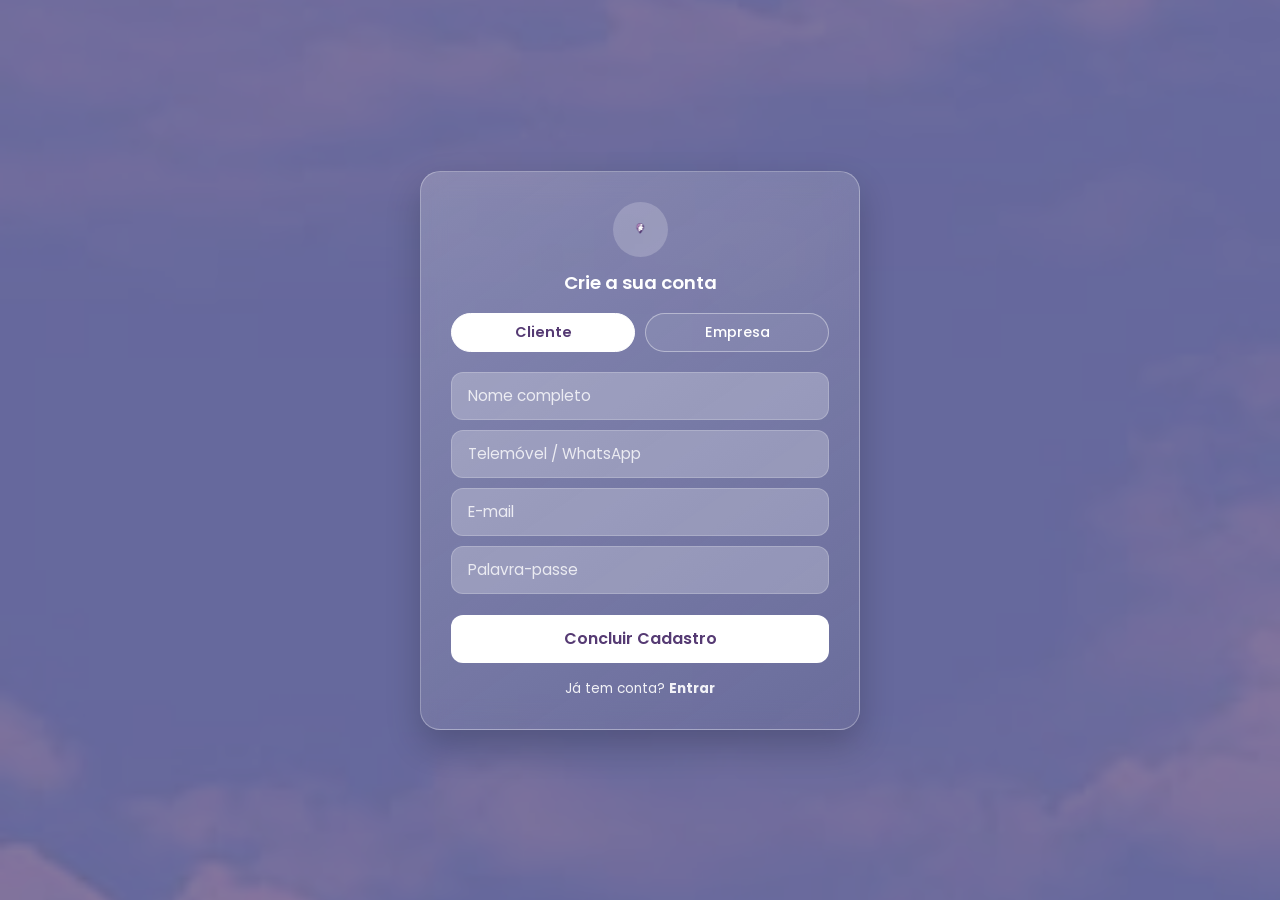
<file: cadastro.html>
<!DOCTYPE html>
<html lang="pt-BR">

<head>
    <meta charset="UTF-8" />
    <meta name="viewport" content="width=device-width, initial-scale=1.0" />
    <title>Onde Tem? — Cadastro</title>
    <link rel="preconnect" href="https://fonts.googleapis.com" />
    <link rel="preconnect" href="https://fonts.gstatic.com" crossorigin />
    <link href="https://fonts.googleapis.com/css2?family=Poppins:wght@400;500;600;700&display=swap" rel="stylesheet" />
    <link rel="stylesheet" href="css/cadastro.css" />
</head>

<body>
    <main class="tela-login">
        <div class="background" aria-hidden="true">
            <img src="assets/img/background.png" alt="" />
        </div>

        <section class="square">
            <div class="square-inner">
                <header class="header">
                    <div class="logo">
                        <img src="assets/img/logo.png" alt="ONDE TEM" />
                    </div>
                    <h1>Crie a sua conta</h1>
                    <div class="roles">
                        <button type="button" class="role-btn active" id="btn-tipo-cliente">Cliente</button>
                        <button type="button" class="role-btn" id="btn-tipo-empresa">Empresa</button>
                    </div>
                </header>

                <!-- Formulário de Cadastro de Cliente -->
                <form class="login-framer" id="form-cad-cliente">
                    <div class="buttons-login">
                        <div class="login-senha">
                            <label class="field"><input type="text" id="cad-nome" placeholder="Nome completo"
                                    required /></label>
                            <label class="field"><input type="tel" id="cad-telefone" placeholder="Telemóvel / WhatsApp"
                                    required /></label>
                            <label class="field"><input type="email" id="cad-email-cliente" placeholder="E-mail"
                                    required /></label>
                            <label class="field"><input type="password" id="cad-senha-cliente"
                                    placeholder="Palavra-passe" required /></label>
                        </div>
                    </div>
                    <button type="submit" class="btn-start">Concluir Cadastro</button>
                </form>

                <!-- Formulário de Cadastro de Empresa (Oculto por padrão) -->
                <form class="login-framer" id="form-cad-empresa" style="display: none;">
                    <div class="buttons-login">
                        <div class="login-senha">
                            <label class="field"><input type="text" id="cad-fantasia"
                                    placeholder="Nome Fantasia do Salão/Clínica" required /></label>
                            <label class="field"><input type="text" id="cad-razao"
                                    placeholder="Razão Social ou Nome do Responsável" required /></label>
                            <label class="field"><input type="email" id="cad-email-empresa"
                                    placeholder="E-mail comercial" required /></label>
                            <label class="field"><input type="password" id="cad-senha-empresa"
                                    placeholder="Palavra-passe" required /></label>
                        </div>
                    </div>
                    <button type="submit" class="btn-start">Cadastrar Empresa</button>
                </form>

                <a class="btn-cadastrar" href="login.html">
                    <span>Já tem conta? <strong>Entrar</strong></span>
                </a>
            </div>
        </section>
    </main>

    <script src="js/cadastro.js"></script>
</body>

</html>
</file>
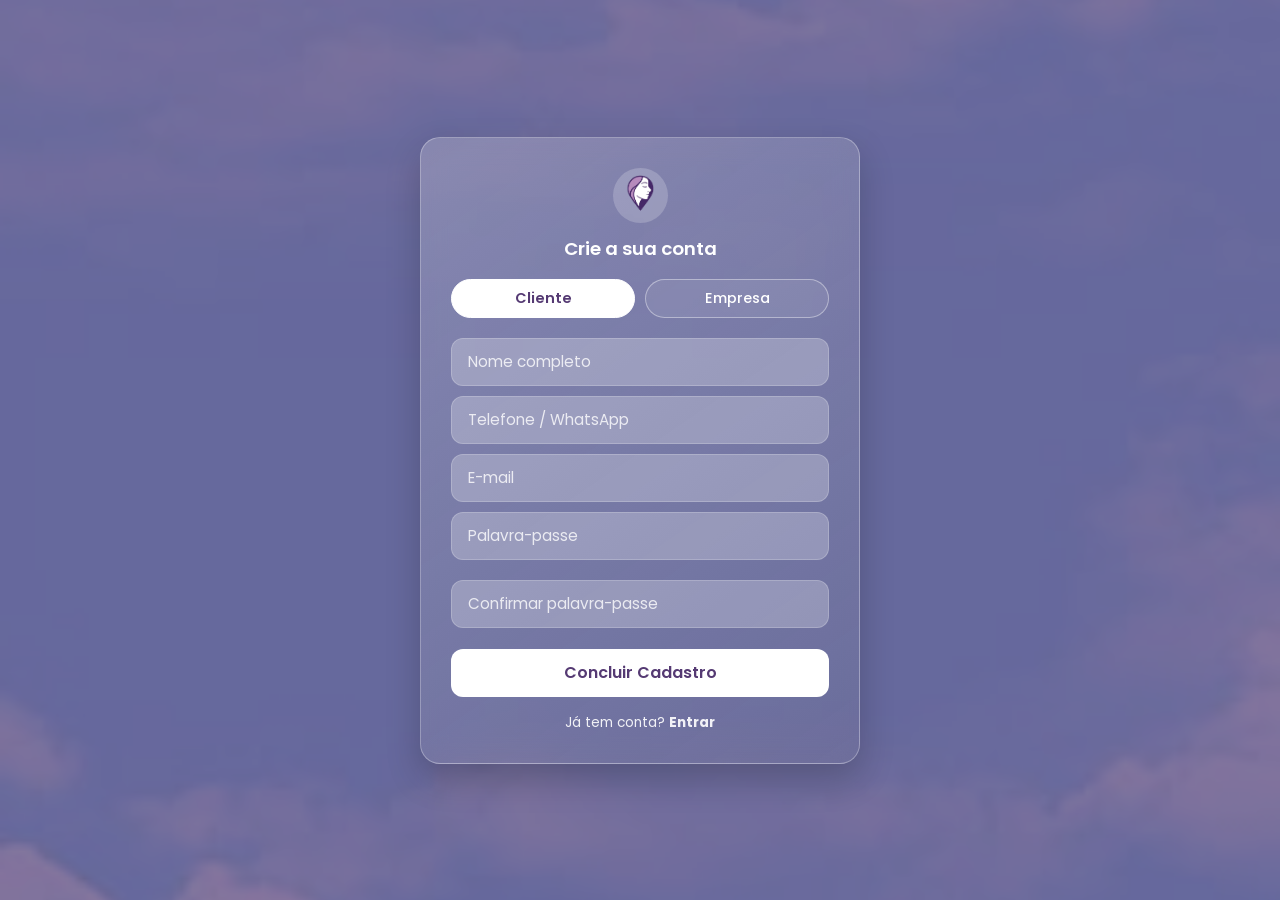
<file: frontend/cadastro.html>
<!DOCTYPE html>
<html lang="pt-BR">

<head>
    <meta charset="UTF-8" />
    <meta name="viewport" content="width=device-width, initial-scale=1.0" />
    <title>Onde Tem? — Cadastro</title>
    <link rel="preconnect" href="https://fonts.googleapis.com" />
    <link rel="preconnect" href="https://fonts.gstatic.com" crossorigin />
    <link href="https://fonts.googleapis.com/css2?family=Poppins:wght@400;500;600;700&display=swap" rel="stylesheet" />
    <link rel="stylesheet" href="css/cadastro.css" />
</head>

<body>
    <main class="tela-login">
        <div class="background" aria-hidden="true">
            <img src="assets/img/background.png" alt="" />
        </div>

        <section class="square">
            <div class="square-inner">
                <header class="header" id="header-cadastro">
                    <div class="logo">
                        <img src="assets/img/logo.png" alt="ONDE TEM" />
                    </div>
                    <h1>Crie a sua conta</h1>
                    <div class="roles">
                        <button type="button" class="role-btn active" id="btn-tipo-cliente">Cliente</button>
                        <button type="button" class="role-btn" id="btn-tipo-empresa">Empresa</button>
                    </div>
                </header>

                <!-- Formulário de Cadastro de Cliente -->
                <form class="login-framer" id="form-cad-cliente">
                    <div class="buttons-login">
                        <div class="login-senha">
                            <label class="field"><input type="text" id="cad-nome" placeholder="Nome completo"
                                    required /></label>
                            <label class="field"><input type="tel" id="cad-telefone" placeholder="Telefone / WhatsApp"
                                    required /></label>
                            <label class="field"><input type="email" id="cad-email-cliente" placeholder="E-mail"
                                    required /></label>

                            <label class="field">
                                <input type="password" id="cad-senha-cliente" placeholder="Palavra-passe" required />
                            </label>
                            <small id="senha-feedback-cliente" class="senha-feedback"></small>

                            <label class="field">
                                <input type="password" id="cad-confirmar-senha-cliente"
                                    placeholder="Confirmar palavra-passe" required />
                            </label>
                        </div>
                    </div>
                    <button type="submit" class="btn-start">Concluir Cadastro</button>
                </form>

                <!-- Formulário de Cadastro de Empresa -->
                <form class="login-framer" id="form-cad-empresa" style="display: none;">
                    <div class="buttons-login">
                        <div class="login-senha">
                            <label class="field"><input type="text" id="cad-fantasia"
                                    placeholder="Nome Fantasia do Salão/Clínica" required /></label>
                            <label class="field"><input type="text" id="cad-razao"
                                    placeholder="Razão Social ou Nome do Responsável" required /></label>
                            <label class="field"><input type="email" id="cad-email-empresa"
                                    placeholder="E-mail comercial" required /></label>

                            <label class="field">
                                <input type="password" id="cad-senha-empresa" placeholder="Palavra-passe" required />
                            </label>
                            <small id="senha-feedback-empresa" class="senha-feedback"></small>

                            <label class="field">
                                <input type="password" id="cad-confirmar-senha-empresa"
                                    placeholder="Confirmar palavra-passe" required />
                            </label>
                        </div>
                    </div>
                    <button type="submit" class="btn-start">Cadastrar Empresa</button>
                </form>

                <!-- Painel de Ativação por Código (Incialmente Oculto) -->
                <div id="painel-ativacao" style="display: none; text-align: center; color: #fff; width: 100%;">
                    <h2>Confirme o seu e-mail</h2>
                    <p style="font-size: 0.9rem; margin: 10px 0 20px;">Enviámos um código de 6 dígitos para o seu
                        e-mail. Insira-o abaixo para ativar a conta.</p>

                    <form id="form-ativacao" style="display: flex; flex-direction: column; gap: 14px;">
                        <label class="field">
                            <input type="text" id="codigo-ativacao" placeholder="Código de 6 dígitos" maxlength="6"
                                required
                                style="text-align: center; font-size: 1.2rem; letter-spacing: 4px; color: #fff;" />
                        </label>
                        <button type="submit" class="btn-start">Ativar Conta</button>
                    </form>
                </div>

                <a class="btn-cadastrar" href="login.html" id="link-ir-login">
                    <span>Já tem conta? <strong>Entrar</strong></span>
                </a>
            </div>
        </section>
    </main>

    <script src="js/cadastro.js"></script>
</body>

</html>
</file>
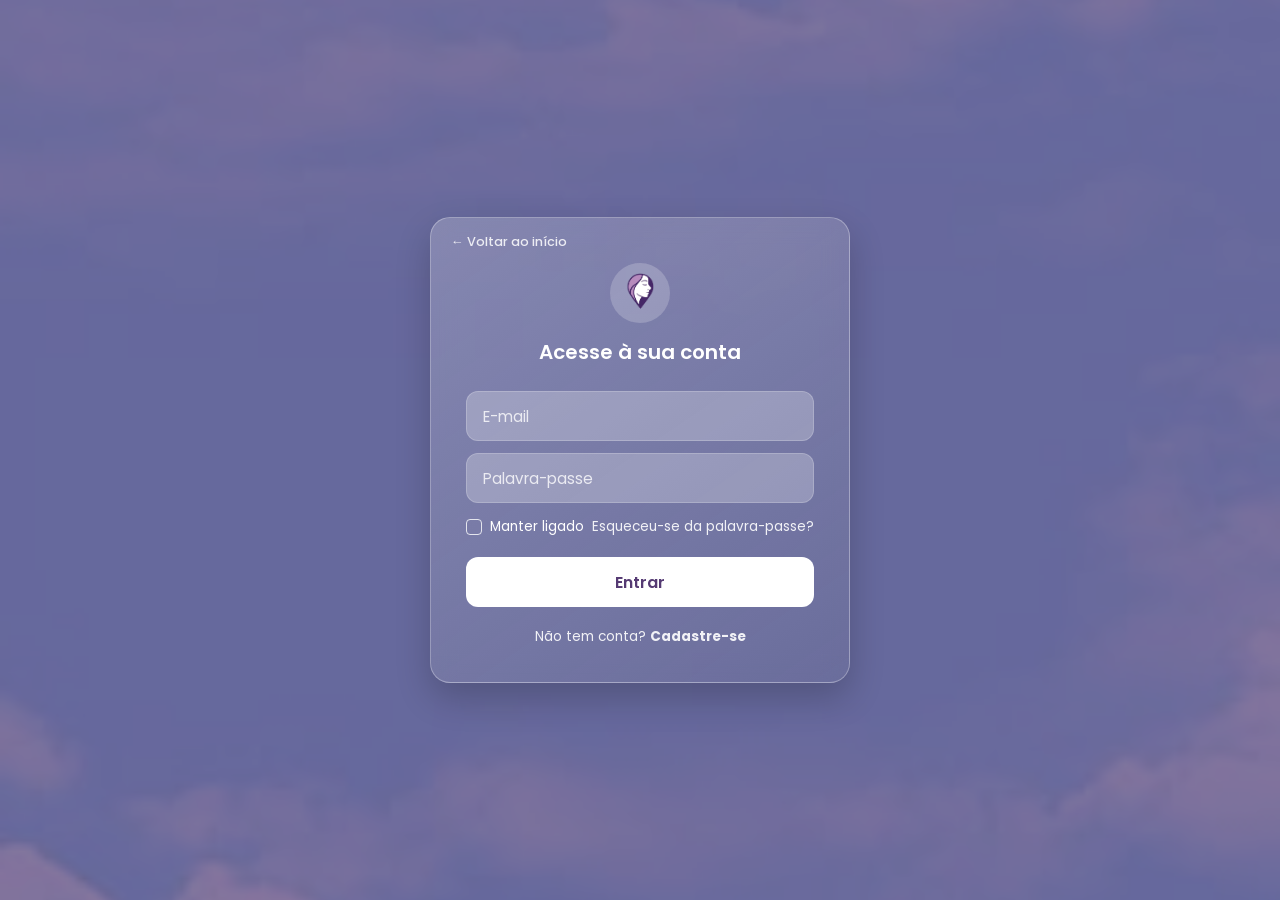
<file: frontend/login.html>
<!DOCTYPE html>
<html lang="pt-BR">

<head>
  <meta charset="UTF-8" />
  <meta name="viewport" content="width=device-width, initial-scale=1.0" />
  <title>Onde Tem? — Login</title>
  <link rel="preconnect" href="https://fonts.googleapis.com" />
  <link rel="preconnect" href="https://fonts.gstatic.com" crossorigin />
  <link href="https://fonts.googleapis.com/css2?family=Poppins:wght@400;500;600;700&display=swap" rel="stylesheet" />
  <link rel="stylesheet" href="css/login.css" />
</head>

<body>
  <main class="tela-login">
    <!-- Fundo estilizado[cite: 3] -->
    <div class="background" aria-hidden="true">
      <img src="assets/img/background.png" alt="" />
    </div>

    <!-- Caixa Central de Login -->
    <section class="square">
      <!-- Botão para voltar à página principal -->
      <a href="index.html" class="btn-voltar-home">← Voltar ao início</a>

      <div class="square-inner">
        <header class="header">
          <div class="logo">
            <img src="assets/img/logo.png" alt="ONDE TEM" />
          </div>
          <h1>Acesse à sua conta</h1>
        </header>

        <!-- Formulário de Login -->
        <form class="login-framer" id="form-login">
          <div class="buttons-login">
            <div class="login-senha">
              <label class="field">
                <input type="email" id="login-email" name="email" placeholder="E-mail" autocomplete="email" required />
              </label>
              <label class="field">
                <input type="password" id="login-senha" name="password" placeholder="Palavra-passe"
                  autocomplete="current-password" required />
              </label>
            </div>

            <div class="keep-container">
              <label class="keep">
                <input type="checkbox" name="keep" />
                <span class="keep-box"></span>
                <span>Manter ligado</span>
              </label>
              <a href="redefinir_senha.html" class="forgot-link">Esqueceu-se da palavra-passe?</a>
            </div>
          </div>

          <button type="submit" class="btn-start">
            Entrar
          </button>
        </form>

        <a class="btn-cadastrar" href="cadastro.html">
          <span>Não tem conta? <strong>Cadastre-se</strong></span>
        </a>
      </div>
    </section>
  </main>

  <script src="js/login.js"></script>
</body>

</html>
</file>
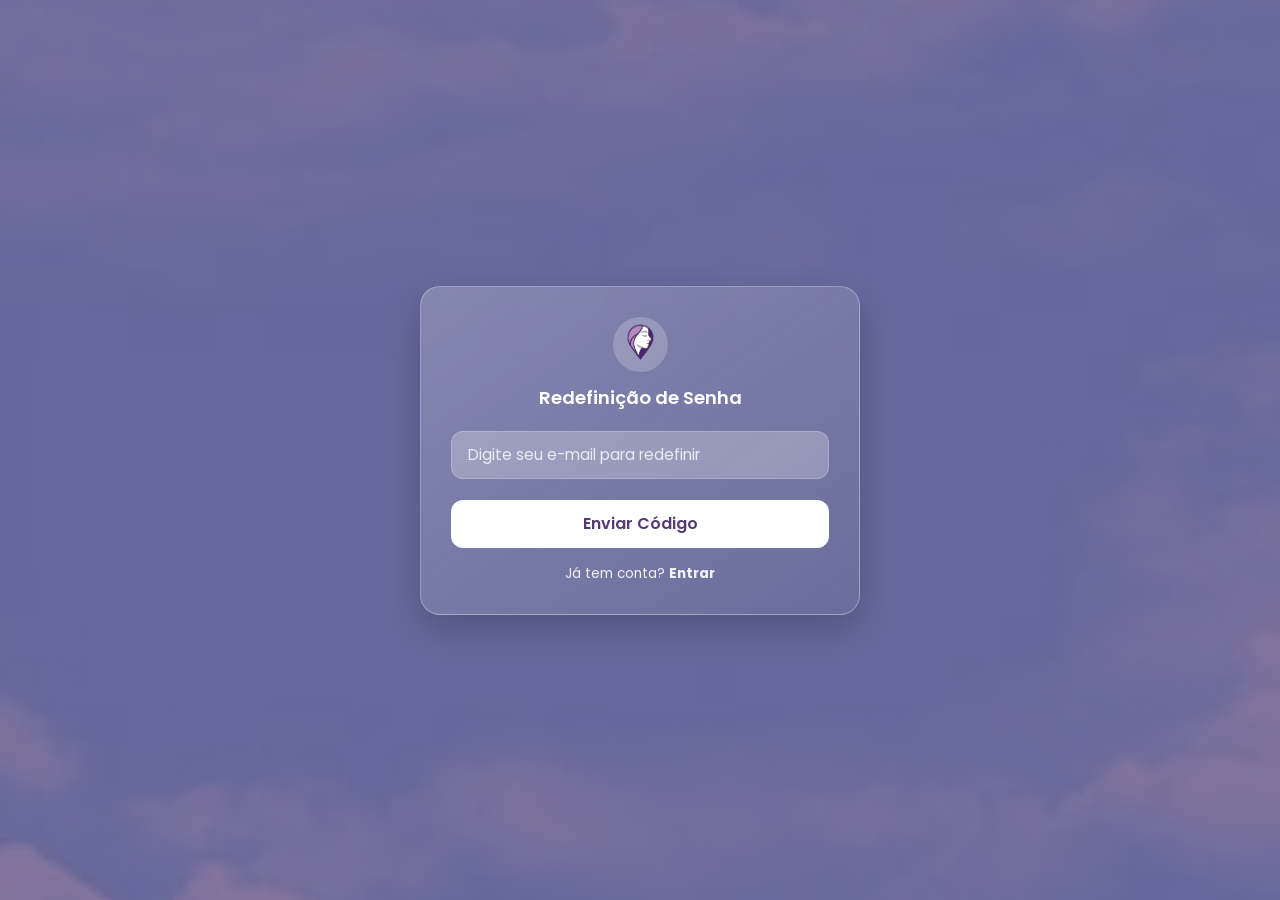
<file: frontend/redefinir_senha.html>
<!DOCTYPE html>
<html lang="pt-BR">

<head>
    <meta charset="UTF-8" />
    <meta name="viewport" content="width=device-width, initial-scale=1.0" />
    <title>Onde Tem? — Redefinição de Senha</title>
    <link rel="preconnect" href="https://fonts.googleapis.com" />
    <link rel="preconnect" href="https://fonts.gstatic.com" crossorigin />
    <link href="https://fonts.googleapis.com/css2?family=Poppins:wght@400;500;600;700&display=swap" rel="stylesheet" />
    <link rel="stylesheet" href="css/redefinir_senha.css" />
</head>

<body>
    <main class="tela-login">
        <div class="background" aria-hidden="true">
            <img src="assets/img/background.png" alt="" />
        </div>

        <section class="square">
            <div class="square-inner">
                <header class="header" id="header-redefinicao">
                    <div class="logo">
                        <img src="assets/img/logo.png" alt="ONDE TEM" />
                    </div>
                    <h1>Redefinição de Senha</h1>
                </header>

                <!-- Formulário para Solicitar E-mail -->
                <form class="login-framer" id="form-solicitacao-senha">
                    <div class="buttons-login">
                        <div class="login-senha">
                            <label class="field">
                                <input type="email" id="email-redefinicao"
                                    placeholder="Digite seu e-mail para redefinir" required />
                            </label>
                        </div>
                    </div>
                    <button type="submit" class="btn-start">Enviar Código</button>
                </form>

                <!-- Painel de Redefinição com Código e Nova Senha (Inicialmente Oculto) -->
                <div id="painel-ativacao" class="painel-ativacao-oculto">
                    <div class="header header-painel">
                        <h2>Nova Palavra-passe</h2>
                        <p>Insira o código de 6 dígitos enviado e defina a sua nova senha.</p>
                    </div>

                    <form id="form-redefinicao" class="form-redefinicao-interno">
                        <label class="field">
                            <input type="text" id="codigo-ativacao" class="input-codigo"
                                placeholder="Código de 6 dígitos" maxlength="6" required />
                        </label>

                        <label class="field">
                            <input type="password" id="nova-senha" placeholder="Palavra-passe" required />
                        </label>
                        <small id="senha-feedback" class="senha-feedback"></small>

                        <label class="field">
                            <input type="password" id="confirmar-nova-senha" placeholder="Confirmar palavra-passe"
                                required />
                        </label>

                        <button type="submit" class="btn-start">Alterar Senha</button>
                    </form>
                </div>

                <a class="btn-cadastrar" href="login.html" id="link-ir-login">
                    <span>Já tem conta? <strong>Entrar</strong></span>
                </a>
            </div>
        </section>
    </main>

    <script src="js/redefinir_senha.js"></script>
</body>

</html>
</file>
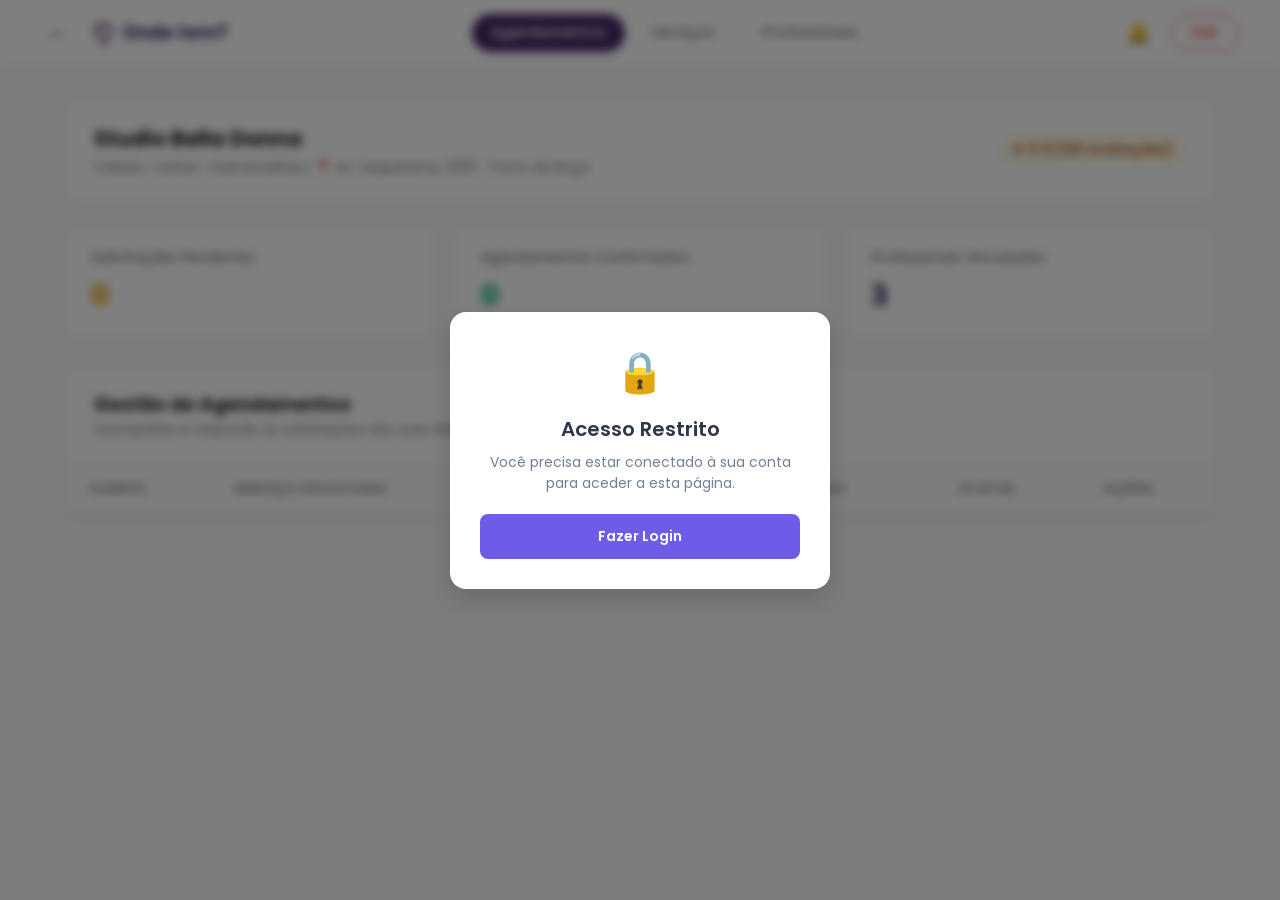
<file: frontend/salao_dashboard.html>
<!DOCTYPE html>
<html lang="pt-BR">

<head>
    <meta charset="UTF-8">
    <meta name="viewport" content="width=device-width, initial-scale=1.0">
    <title>Painel do Salão - Onde Tem?</title>
    <link rel="preconnect" href="https://fonts.googleapis.com">
    <link rel="preconnect" href="https://fonts.gstatic.com" crossorigin>
    <link href="https://fonts.googleapis.com/css2?family=Poppins:wght@400;500;600;700&display=swap" rel="stylesheet">
    <link rel="stylesheet" href="css/salao_dashboard.css">
</head>

<body>

    <!-- Topbar Oficial Onde Tem? -->
    <header class="navbar-app">
        <div class="navbar-left">
            <button class="btn-back" onclick="history.back()" title="Voltar">←</button>
            <div class="brand">
                <img src="assets/img/Logo-png 5.svg" alt="Onde Tem?" class="brand-logo"
                    onerror="this.style.display='none'">
                <span class="brand-name">Onde tem?</span>
            </div>
        </div>

        <nav class="nav-tabs">
            <button class="tab-btn active" onclick="mostrarSessao('agendamentos', this)">Agendamentos</button>
            <button class="tab-btn" onclick="mostrarSessao('servicos', this)">Serviços</button>
            <button class="tab-btn" onclick="mostrarSessao('profissionais', this)">Profissionais</button>
        </nav>

        <div class="navbar-right">
            <button class="btn-icon" title="Notificações">🔔</button>
            <button class="btn-logout" onclick="fazerLogout()" title="Encerrar sessão">Sair</button>
        </div>
    </header>

    <!-- ÁREA DE CONTEÚDO PRINCIPAL -->
    <main class="dashboard-main-content">
        <!-- Aqui continuam os seus Cards de Métricas e as <section> de agendamentos, serviços e profissionais -->
    </main>
    </div>

    <main class="dashboard-container">
        <!-- Banner de Contexto do Salão -->
        <section class="salon-profile-strip">
            <div class="profile-info">
                <h2>Studio Bella Donna</h2>
                <p>Cabelo • Unhas • Sobrancelhas | 📍 Av. Saquarema, 1200 - Porto da Roça</p>
            </div>
            <div class="profile-badge">
                ★ 4.9 (128 avaliações)
            </div>
        </section>

        <!-- Cards de Métricas -->
        <section class="metrics-grid">
            <div class="metric-card">
                <span class="metric-title">Solicitações Pendentes</span>
                <span class="metric-value pending-color" id="total-pendentes">0</span>
            </div>
            <div class="metric-card">
                <span class="metric-title">Agendamentos Confirmados</span>
                <span class="metric-value confirmed-color" id="total-confirmados">0</span>
            </div>
            <div class="metric-card">
                <span class="metric-title">Profissionais Vinculadas</span>
                <span class="metric-value default-color" id="total-profissionais">3</span>
            </div>
        </section>

        <!-- Sessão de Agendamentos -->
        <section id="agendamentos" class="sessao-painel content-card">
            <div class="card-header">
                <div>
                    <h3 class="card-title">Gestão de Agendamentos</h3>
                    <p class="card-subtitle">Acompanhe e responda às solicitações das suas clientes</p>
                </div>
            </div>

            <div class="table-responsive">
                <table class="data-table" id="tabela-agendamentos">
                    <thead>
                        <tr>
                            <th>Cliente</th>
                            <th>Serviço Solicitado</th>
                            <th>Profissional</th>
                            <th>Data & Horário</th>
                            <th>Status</th>
                            <th>Ações</th>
                        </tr>
                    </thead>
                    <tbody>
                        <!-- Linhas geradas via JavaScript -->
                    </tbody>
                </table>
            </div>
        </section>

        <!-- Sessão de Serviços -->
        <section id="servicos" class="sessao-painel content-card" style="display: none;">
            <div class="card-header">
                <div>
                    <h3 class="card-title">Catálogo de Serviços</h3>
                    <p class="card-subtitle">Cadastre os procedimentos, valores e vincule às profissionais</p>
                </div>
            </div>

            <!-- Formulário de Cadastro de Serviço -->
            <div style="padding: 1.5rem 1.8rem; border-bottom: 1px solid var(--border-light);">
                <form id="form-servico" onsubmit="salvarServico(event)"
                    style="display: grid; grid-template-columns: repeat(auto-fit, minmax(180px, 1fr)); gap: 1rem; align-items: flex-end;">
                    <div>
                        <label
                            style="display:block; font-size: 0.8rem; color: var(--text-secondary); margin-bottom: 4px;">Nome
                            do Serviço</label>
                        <input type="text" id="serv-nome" placeholder="Ex: Mechas & Hidratação" required
                            style="width: 100%; padding: 0.6rem; border: 1px solid var(--border-light); border-radius: 8px;">
                    </div>
                    <div>
                        <label
                            style="display:block; font-size: 0.8rem; color: var(--text-secondary); margin-bottom: 4px;">Preço
                            (R$)</label>
                        <input type="number" id="serv-preco" step="0.01" placeholder="180.00" required
                            style="width: 100%; padding: 0.6rem; border: 1px solid var(--border-light); border-radius: 8px;">
                    </div>
                    <div>
                        <label
                            style="display:block; font-size: 0.8rem; color: var(--text-secondary); margin-bottom: 4px;">Duração
                            (minutos)</label>
                        <input type="number" id="serv-duracao" placeholder="90" required
                            style="width: 100%; padding: 0.6rem; border: 1px solid var(--border-light); border-radius: 8px;">
                    </div>
                    <div>
                        <label
                            style="display:block; font-size: 0.8rem; color: var(--text-secondary); margin-bottom: 4px;">Profissional
                            Responsável</label>
                        <select id="serv-profissional"
                            style="width: 100%; padding: 0.6rem; border: 1px solid var(--border-light); border-radius: 8px; background-color: #fff;">
                            <option value="">Selecione...</option>
                        </select>
                    </div>
                    <div style="grid-column: 1 / -1;">
                        <label
                            style="display:block; font-size: 0.8rem; color: var(--text-secondary); margin-bottom: 4px;">Descrição
                            (Opcional)</label>
                        <input type="text" id="serv-descricao"
                            placeholder="Ex: Clareamento suave com nutrição profunda dos fios."
                            style="width: 100%; padding: 0.6rem; border: 1px solid var(--border-light); border-radius: 8px;">
                    </div>
                    <div style="grid-column: 1 / -1; display: flex; justify-content: flex-end;">
                        <button type="submit" class="btn-login-profile" style="height: 40px; padding: 0 1.5rem;">+
                            Cadastrar Serviço</button>
                    </div>
                </form>
            </div>

            <!-- Tabela de Serviços -->
            <div class="table-responsive">
                <table class="data-table" id="tabela-servicos">
                    <thead>
                        <tr>
                            <th>Serviço</th>
                            <th>Descrição</th>
                            <th>Preço</th>
                            <th>Duração</th>
                            <th>Especialista</th>
                        </tr>
                    </thead>
                    <tbody>
                        <!-- Renderizado via JS -->
                    </tbody>
                </table>
            </div>
        </section>

        <!-- Sessão de Profissionais -->
        <section id="profissionais" class="sessao-painel content-card" style="display: none;">
            <div class="card-header">
                <div>
                    <h3 class="card-title">Equipe e Profissionais Vinculadas</h3>
                    <p class="card-subtitle">Cadastre e gerencie as colaboradoras ativas no Studio</p>
                </div>
            </div>

            <!-- Formulário de Cadastro -->
            <div style="padding: 1.5rem 1.8rem; border-bottom: 1px solid var(--border-light);">
                <form id="form-profissional" onsubmit="salvarProfissional(event)"
                    style="display: flex; gap: 1rem; flex-wrap: wrap; align-items: flex-end;">
                    <div style="flex: 1; min-width: 200px;">
                        <label
                            style="display:block; font-size: 0.8rem; color: var(--text-secondary); margin-bottom: 4px;">Nome
                            da Profissional</label>
                        <input type="text" id="prof-nome" placeholder="Ex: Camila Hair" required
                            style="width: 100%; padding: 0.6rem; border: 1px solid var(--border-light); border-radius: 8px;">
                    </div>
                    <div style="flex: 1; min-width: 200px;">
                        <label
                            style="display:block; font-size: 0.8rem; color: var(--text-secondary); margin-bottom: 4px;">Especialidade</label>
                        <input type="text" id="prof-especialidade" placeholder="Ex: Cabeleireira / Mechas" required
                            style="width: 100%; padding: 0.6rem; border: 1px solid var(--border-light); border-radius: 8px;">
                    </div>
                    <div style="flex: 1; min-width: 160px;">
                        <label
                            style="display:block; font-size: 0.8rem; color: var(--text-secondary); margin-bottom: 4px;">Telefone/WhatsApp</label>
                        <input type="text" id="prof-telefone" placeholder="(22) 99999-9999"
                            style="width: 100%; padding: 0.6rem; border: 1px solid var(--border-light); border-radius: 8px;">
                    </div>
                    <button type="submit" class="btn-login-profile" style="height: 40px; padding: 0 1.5rem;">+
                        Cadastrar</button>
                </form>
            </div>

            <!-- Tabela de Profissionais -->
            <div class="table-responsive">
                <table class="data-table" id="tabela-profissionais">
                    <thead>
                        <tr>
                            <th>Nome</th>
                            <th>Especialidade</th>
                            <th>Contato</th>
                        </tr>
                    </thead>
                    <tbody>
                        <!-- Renderizado via JS -->
                    </tbody>
                </table>
            </div>
        </section>
    </main>

    <script src="js/salao_dashboard.js"></script>
</body>

</html>
</file>
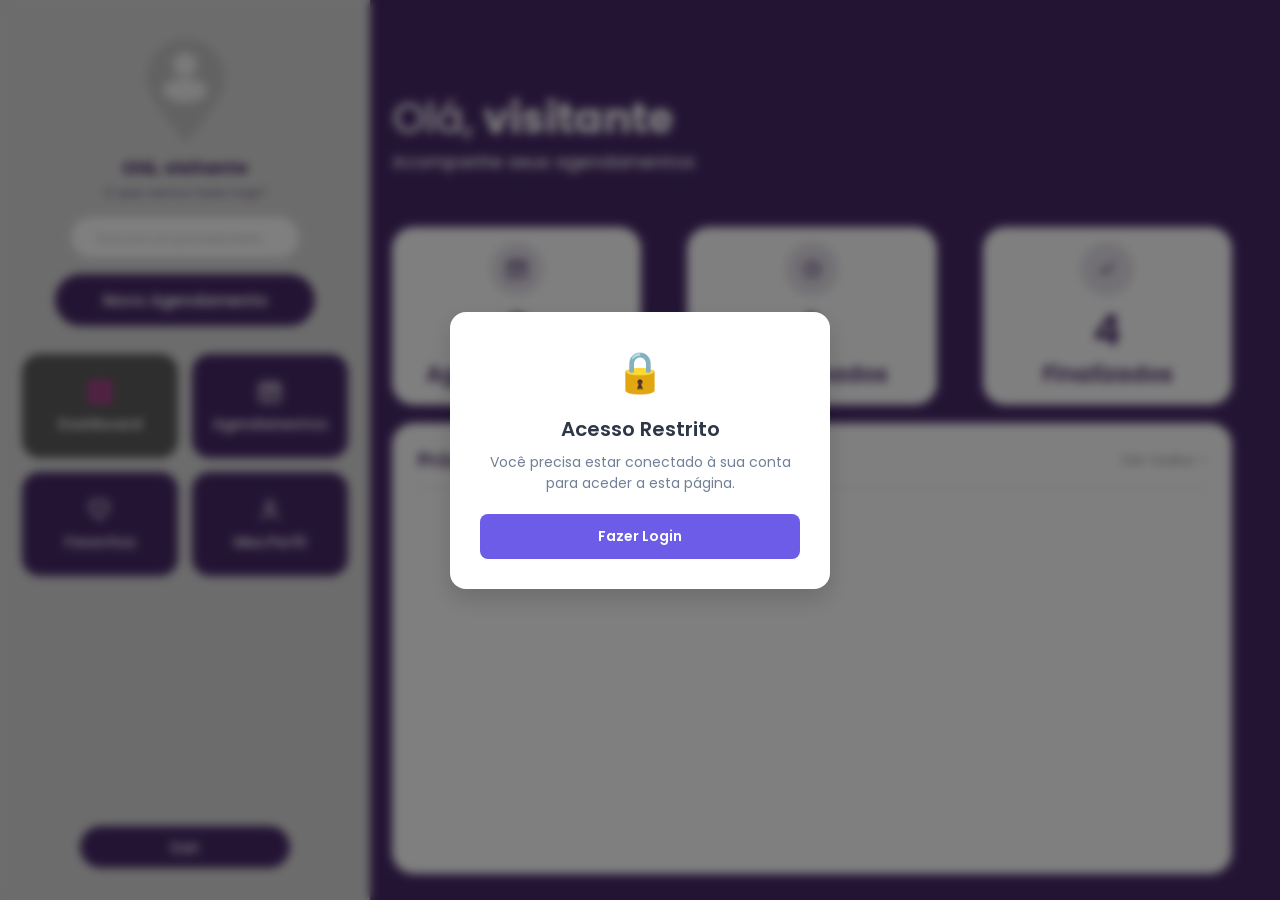
<file: frontend/user_dashboard.html>
<!DOCTYPE html>
<html lang="pt-BR">

<head>
  <meta charset="UTF-8" />
  <meta name="viewport" content="width=device-width, initial-scale=1.0" />
  <title>Onde Tem? — Dashboard</title>
  <link rel="icon" type="image/png" href="assets/img/icon-192.png" />
  <link rel="preconnect" href="https://fonts.googleapis.com" />
  <link rel="preconnect" href="https://fonts.gstatic.com" crossorigin />
  <link href="https://fonts.googleapis.com/css2?family=Poppins:wght@400;500;600;700&display=swap" rel="stylesheet" />
  <link rel="stylesheet" href="css/user_dashboard.css" />
</head>

<body>
  <div class="dashboard">
    <aside class="sidebar">
      <div class="perfil">
        <button type="button" class="avatar" id="btn-avatar" aria-label="Abrir meu perfil para alterar a foto">
          <svg class="avatar-vazio" id="avatar-vazio" viewBox="0 0 100 133" aria-hidden="true">
            <circle cx="50" cy="40" r="13" />
            <ellipse cx="50" cy="68" rx="24" ry="13" />
          </svg>
          <img id="avatar-img" alt="" hidden />
        </button>
        <h2 class="perfil-ola">Olá, <span id="sidebar-nome">visitante</span></h2>
        <p class="perfil-sub">O que vamos fazer hoje?</p>
        <label class="busca">
          <input type="search" id="busca-procedimento" placeholder="Procurar um procedimento" autocomplete="off" />
        </label>
        <a class="btn-novo" href="app.html">Novo Agendamento</a>
      </div>

      <nav class="menu" aria-label="Menu do usuário">
        <button type="button" class="menu-item is-active" data-view="dashboard">
          <svg class="menu-icone" viewBox="0 0 24 24" aria-hidden="true">
            <rect x="3" y="3" width="7.2" height="7.2" rx="1.6" />
            <rect x="13.8" y="3" width="7.2" height="7.2" rx="1.6" />
            <rect x="3" y="13.8" width="7.2" height="7.2" rx="1.6" />
            <rect x="13.8" y="13.8" width="7.2" height="7.2" rx="1.6" />
          </svg>
          Dashboard
        </button>
        <button type="button" class="menu-item" data-view="agendamentos">
          <svg class="menu-icone" viewBox="0 0 24 24" aria-hidden="true">
            <rect x="3.5" y="5" width="17" height="15" rx="2" fill="none" stroke="currentColor" stroke-width="1.8" />
            <path d="M3.5 9.5h17M8 3.5v3M16 3.5v3" fill="none" stroke="currentColor" stroke-width="1.8"
              stroke-linecap="round" />
            <path d="M8.2 14.2l2.2 2.2 5-5" fill="none" stroke="currentColor" stroke-width="1.8" stroke-linecap="round"
              stroke-linejoin="round" />
          </svg>
          Agendamentos
        </button>
        <button type="button" class="menu-item" data-view="favoritos">
          <svg class="menu-icone" viewBox="0 0 24 24" aria-hidden="true">
            <path
              d="M12 19.4l-1.1-1C6.2 14.2 3.5 11.7 3.5 8.6 3.5 6.2 5.3 4.4 7.7 4.4c1.4 0 2.7.6 3.6 1.7.9-1.1 2.2-1.7 3.6-1.7 2.4 0 4.2 1.8 4.2 4.2 0 3.1-2.7 5.6-7.4 9.8L12 19.4z"
              fill="none" stroke="currentColor" stroke-width="1.8" stroke-linejoin="round" />
          </svg>
          Favoritos
        </button>
        <button type="button" class="menu-item" data-view="perfil">
          <svg class="menu-icone" viewBox="0 0 24 24" aria-hidden="true">
            <circle cx="12" cy="8.2" r="3.2" fill="none" stroke="currentColor" stroke-width="1.8" />
            <path d="M5.2 19.2c1.3-3 3.7-4.4 6.8-4.4s5.5 1.4 6.8 4.4" fill="none" stroke="currentColor"
              stroke-width="1.8" stroke-linecap="round" />
          </svg>
          Meu Perfil
        </button>
      </nav>

      <button type="button" class="btn-sair" id="btn-sair">Sair</button>
    </aside>

    <main class="conteudo">
      <section class="view" id="view-dashboard">
        <header class="saudacao">
          <h1>Olá, <strong id="main-nome">visitante</strong></h1>
          <p>Acompanhe seus agendamentos</p>
        </header>

        <div class="stats">
          <article class="stat">
            <div class="stat-icone" aria-hidden="true">
              <svg viewBox="0 0 24 24">
                <rect x="3.5" y="5" width="17" height="15" rx="2" fill="none" stroke="currentColor"
                  stroke-width="1.7" />
                <path d="M3.5 9.5h17M8 3.5v3M16 3.5v3" fill="none" stroke="currentColor" stroke-width="1.7"
                  stroke-linecap="round" />
                <path d="M8.2 14.2l2.2 2.2 5-5" fill="none" stroke="currentColor" stroke-width="1.7"
                  stroke-linecap="round" stroke-linejoin="round" />
              </svg>
            </div>
            <strong id="stat-agendamentos">2</strong>
            <span>Agendamentos</span>
          </article>
          <article class="stat">
            <div class="stat-icone" aria-hidden="true">
              <svg viewBox="0 0 24 24">
                <circle cx="12" cy="12" r="7.2" fill="none" stroke="currentColor" stroke-width="1.7" />
                <path d="M12 8.2V12l2.8 1.8" fill="none" stroke="currentColor" stroke-width="1.7" stroke-linecap="round"
                  stroke-linejoin="round" />
              </svg>
            </div>
            <strong id="stat-confirmados">1</strong>
            <span>Confirmados</span>
          </article>
          <article class="stat">
            <div class="stat-icone" aria-hidden="true">
              <svg viewBox="0 0 24 24">
                <path d="M6.2 12.4l3.6 3.6 8-8.2" fill="none" stroke="currentColor" stroke-width="2"
                  stroke-linecap="round" stroke-linejoin="round" />
              </svg>
            </div>
            <strong id="stat-finalizados">4</strong>
            <span>Finalizados</span>
          </article>
        </div>

        <section class="painel" aria-labelledby="titulo-proximos">
          <header class="painel-topo">
            <h2 id="titulo-proximos">Próximos agendamentos</h2>
            <button type="button" class="ver-todos" id="ver-todos">Ver todos &gt;</button>
          </header>
          <div id="lista-proximos" class="lista"></div>
        </section>
      </section>

      <section class="view" id="view-agendamentos" hidden>
        <header class="saudacao">
          <h1>Olá, <strong id="agendamentos-nome">visitante</strong></h1>
          <p>Acompanhe seus agendamentos por aqui</p>
        </header>

        <section class="painel" aria-labelledby="titulo-agendamentos-proximos">
          <header class="painel-topo">
            <h2 id="titulo-agendamentos-proximos">Próximos agendamentos</h2>
            <button type="button" class="ver-todos" id="ver-todos-agendamentos">Ver todos &gt;</button>
          </header>
          <div id="lista-agendamentos" class="lista"></div>
        </section>

        <section class="sugestoes" aria-labelledby="titulo-sugestoes">
          <h2 id="titulo-sugestoes">Sugestões de salões</h2>
          <div id="lista-saloes" class="saloes"></div>
        </section>
      </section>

      <section class="view" id="view-favoritos" hidden>
        <header class="saudacao">
          <h1>Favoritos</h1>
          <p>Procedimentos e profissionais salvos</p>
        </header>
        <section class="painel painel-vazio">
          <p>Você ainda não tem favoritos.</p>
        </section>
      </section>

      <section class="view" id="view-perfil" hidden>
        <header class="saudacao">
          <h1>Meu Perfil</h1>
          <p>Seus dados de acesso</p>
        </header>
        <section class="painel perfil-painel">
          <div class="perfil-foto">
            <div class="avatar avatar-grande" id="avatar-perfil" aria-hidden="true">
              <svg class="avatar-vazio" id="avatar-perfil-vazio" viewBox="0 0 100 133" aria-hidden="true">
                <circle cx="50" cy="40" r="13" />
                <ellipse cx="50" cy="68" rx="24" ry="13" />
              </svg>
              <img id="avatar-perfil-img" alt="" hidden />
            </div>
            <div class="perfil-foto-acoes">
              <p>Foto do perfil</p>
              <label class="btn-upload">
                Escolher foto
                <input type="file" id="input-foto" accept="image/*" hidden />
              </label>
              <button type="button" class="btn-remover-foto" id="btn-remover-foto" hidden>Remover foto</button>
            </div>
          </div>

          <dl class="perfil-dados">
            <div>
              <dt>Nome</dt>
              <dd id="perfil-nome">—</dd>
            </div>
            <div>
              <dt>E-mail</dt>
              <dd id="perfil-email">—</dd>
            </div>
            <div>
              <dt>Telefone</dt>
              <dd id="perfil-telefone">—</dd>
            </div>
            <div>
              <dt>Senha</dt>
              <dd class="perfil-senha-linha">
                <span id="perfil-senha" aria-label="Senha oculta">••••••••</span>
                <button type="button" class="btn-trocar-senha" id="btn-trocar-senha">Trocar senha</button>
              </dd>
            </div>
          </dl>

          <form class="form-senha" id="form-senha" hidden>
            <h3>Trocar senha</h3>
            <label>
              Senha atual
              <input type="password" id="senha-atual" autocomplete="current-password" required />
            </label>
            <label>
              Nova senha
              <input type="password" id="senha-nova" autocomplete="new-password" minlength="6" required />
            </label>
            <label>
              Confirmar nova senha
              <input type="password" id="senha-confirma" autocomplete="new-password" minlength="6" required />
            </label>
            <div class="form-senha-acoes">
              <button type="button" class="btn-cancelar" id="btn-cancelar-senha">Cancelar</button>
              <button type="submit" class="btn-salvar">Salvar senha</button>
            </div>
          </form>
          <p class="form-senha-msg" id="form-senha-msg" role="status" hidden></p>
        </section>
      </section>
    </main>
  </div>

  <script src="js/user_dashboard.js"></script>
</body>

</html>
</file>
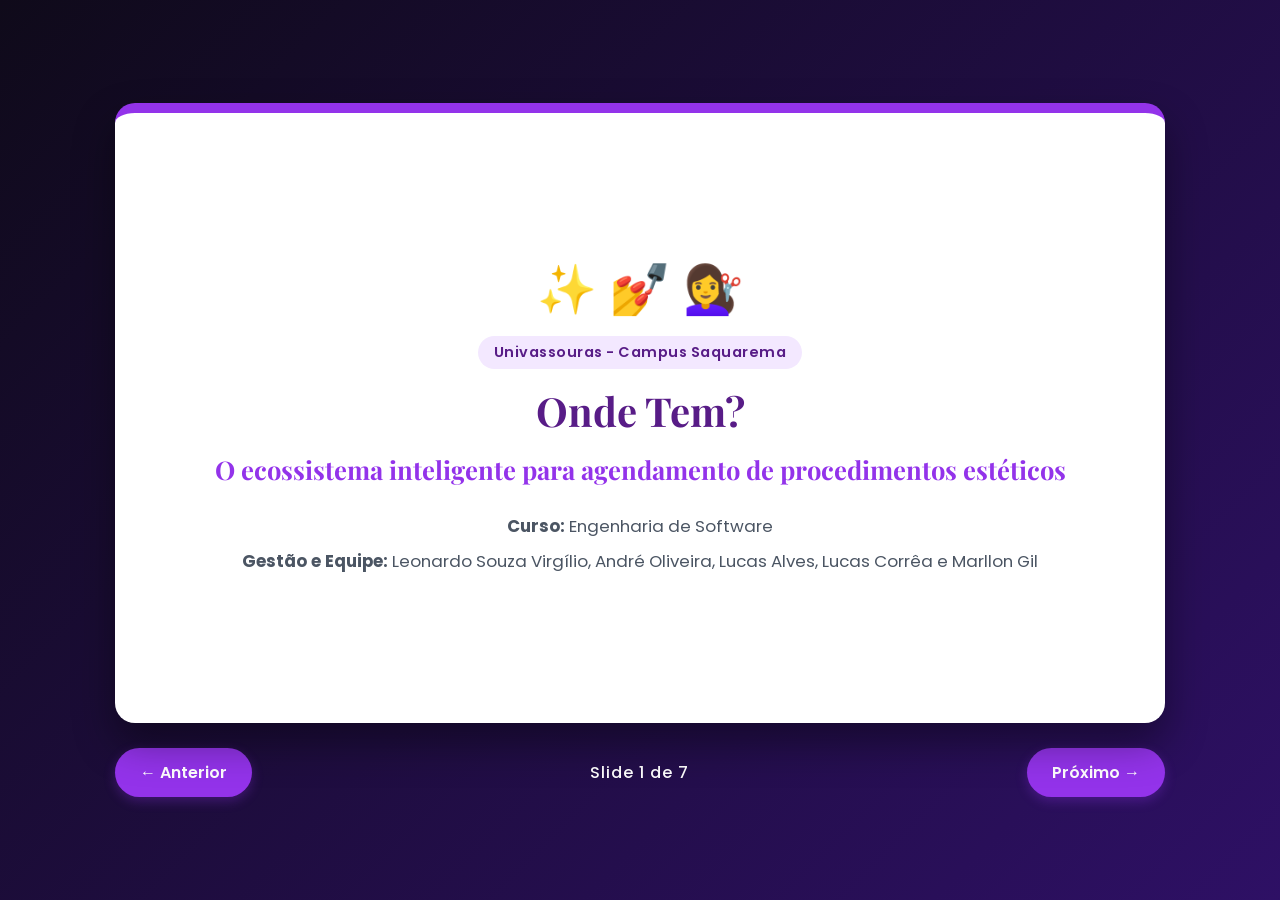
<file: frontend/apresentação/apresentacao.html>
<!DOCTYPE html>
<html lang="pt-BR">

<head>
    <meta charset="UTF-8">
    <meta name="viewport" content="width=device-width, initial-scale=1.0">
    <title>Onde Tem? - Apresentação do Projeto</title>
    <link
        href="https://fonts.googleapis.com/css2?family=Playfair+Display:wght@600;700&family=Poppins:wght@300;400;500;600&display=swap"
        rel="stylesheet">
    <style>
        :root {
            --bg-dark: #0f0a1a;
            --primary-purple: #581c87;
            --accent-purple: #9333ea;
            --light-purple: #f3e8ff;
            --gold: #d97706;
            --white: #ffffff;
            --text-dark: #1f2937;
            --text-light: #4b5563;
        }

        * {
            box-sizing: border-box;
            margin: 0;
            padding: 0;
            font-family: 'Poppins', sans-serif;
        }

        body {
            background: linear-gradient(135deg, var(--bg-dark), #2e1065);
            color: var(--text-dark);
            display: flex;
            flex-direction: column;
            justify-content: center;
            align-items: center;
            height: 100vh;
            overflow: hidden;
        }

        .slides-container {
            width: 90vw;
            max-width: 1050px;
            height: 72vh;
            max-height: 620px;
            background-color: var(--white);
            border-radius: 20px;
            box-shadow: 0 20px 40px rgba(0, 0, 0, 0.4);
            display: flex;
            flex-direction: column;
            justify-content: space-between;
            padding: 50px;
            position: relative;
            overflow-y: auto;
            border-top: 10px solid var(--accent-purple);
        }

        .slide {
            display: none;
            flex-direction: column;
            height: 100%;
        }

        .slide.active {
            display: flex;
        }

        h1 {
            font-family: 'Playfair Display', serif;
            color: var(--primary-purple);
            font-size: 2.5rem;
            margin-bottom: 15px;
            border-bottom: 3px solid var(--light-purple);
            padding-bottom: 10px;
        }

        h2 {
            font-family: 'Playfair Display', serif;
            color: var(--accent-purple);
            font-size: 1.6rem;
            margin-bottom: 12px;
        }

        p,
        li {
            font-size: 1.05rem;
            line-height: 1.6;
            color: var(--text-light);
            margin-bottom: 8px;
        }

        ul {
            margin-left: 20px;
        }

        .controls {
            display: flex;
            justify-content: space-between;
            align-items: center;
            width: 90vw;
            max-width: 1050px;
            margin-top: 25px;
        }

        button {
            background-color: var(--accent-purple);
            color: var(--white);
            border: none;
            padding: 12px 25px;
            font-size: 1rem;
            font-weight: 600;
            border-radius: 30px;
            cursor: pointer;
            transition: all 0.3s ease;
            box-shadow: 0 4px 12px rgba(147, 51, 234, 0.3);
        }

        button:hover {
            background-color: var(--primary-purple);
            transform: translateY(-2px);
            box-shadow: 0 6px 16px rgba(88, 28, 135, 0.4);
        }

        .counter {
            color: var(--white);
            font-size: 1rem;
            font-weight: 500;
            letter-spacing: 1px;
        }

        .center-content {
            text-align: center;
            justify-content: center;
            align-items: center;
        }

        .badge {
            display: inline-block;
            background-color: var(--light-purple);
            color: var(--primary-purple);
            padding: 6px 16px;
            border-radius: 30px;
            font-size: 0.9rem;
            font-weight: 600;
            margin-bottom: 15px;
            letter-spacing: 0.5px;
        }

        .grid-2 {
            display: grid;
            grid-template-columns: 1fr 1fr;
            gap: 30px;
        }

        .card-box {
            background: var(--light-purple);
            padding: 20px;
            border-radius: 12px;
            border-left: 5px solid var(--accent-purple);
        }

        .salon-icon {
            font-size: 3rem;
            margin-bottom: 10px;
        }
    </style>
</head>

<body>

    <div class="slides-container">
        <!-- Slide 1: Capa -->
        <div class="slide active center-content">
            <div class="salon-icon">✨ 💅 💇‍♀️</div>
            <span class="badge">Univassouras - Campus Saquarema</span>
            <h1 style="border: none; margin-bottom: 5px;">Onde Tem?</h1>
            <h2>O ecossistema inteligente para agendamento de procedimentos estéticos</h2>
            <p style="margin-top: 15px;"><strong>Curso:</strong> Engenharia de Software</p>
            <p><strong>Gestão e Equipe:</strong> Leonardo Souza Virgílio, André Oliveira, Lucas Alves, Lucas Corrêa e
                Marllon Gil</p>
        </div>

        <!-- Slide 2: O Problema e a Solução -->
        <div class="slide">
            <h1>O Problema e a Solução</h1>
            <div class="grid-2" style="margin-top: 10px;">
                <div class="card-box">
                    <h2>O Desafio</h2>
                    <p>Marcações tradicionais de procedimentos estéticos baseadas em ligações e mensagens fragmentadas
                        geram desorganização, perda de tempo e cancelamentos de última hora para salões e clínicas.</p>
                </div>
                <div class="card-box">
                    <h2>A Solução Onde Tem?</h2>
                    <p>Uma plataforma multiplataforma moderna que conecta clientes a estabelecimentos de beleza com
                        agendamento em tempo real, pagamentos integrados e gestão de agenda automatizada.</p>
                </div>
            </div>
        </div>

        <!-- Slide 3: Escopo e Experiência do Cliente -->
        <div class="slide">
            <h1>Escopo do Sistema</h1>
            <div class="grid-2">
                <div>
                    <h2>Para Clientes (Usuários)</h2>
                    <ul>
                        <li>Busca inteligente de salões, barbearias e clínicas próximas.</li>
                        <li>Filtros por especialidades, serviços e localização (geolocalização).</li>
                        <li>Agendamento instantâneo e histórico de procedimentos.</li>
                        <li>Notificações automáticas e lembretes por e-mail/push.</li>
                    </ul>
                </div>
                <div>
                    <h2>Para Estabelecimentos</h2>
                    <ul>
                        <li>Painel administrativo dedicado à gestão de horários e profissionais.</li>
                        <li>Controle centralizado de serviços e preços.</li>
                        <li>Acompanhamento de status de agendamentos em tempo real.</li>
                        <li>Dashboard analítico de desempenho do negócio.</li>
                    </ul>
                </div>
            </div>
        </div>

        <!-- Slide 4: Requisitos Funcionais Principais -->
        <div class="slide">
            <h1>Requisitos Funcionais</h1>
            <p>O sistema foi arquitetado para entregar fluxos fluidos tanto para o consumidor final quanto para o
                parceiro comercial:</p>
            <ul style="margin-top: 15px;">
                <li><strong>Autenticação Segura:</strong> Criação de contas com perfis distintos (Usuário, Empresa,
                    Administrador) validados por token.</li>
                <li><strong>Geolocalização Precisa:</strong> Exibição de estabelecimentos com base na distância e
                    relevância para o usuário.</li>
                <li><strong>Pagamento Antecipado Integrado:</strong> Redução drástica de faltas através de simulações
                    robustas para Cartão de Crédito e Pix.</li>
            </ul>
        </div>

        <!-- Slide 5: Padrões de Qualidade e Regras -->
        <div class="slide">
            <h1>Qualidade e Regras de Negócio</h1>
            <div class="grid-2">
                <div>
                    <h2>Requisitos Não Funcionais</h2>
                    <ul>
                        <li><strong>Disponibilidade:</strong> Infraestrutura robusta 24/7.</li>
                        <li><strong>Usabilidade:</strong> Interfaces intuitivas e amigáveis para todos os públicos.</li>
                        <li><strong>Multiplataforma:</strong> Compatibilidade com Android, iOS e Web.</li>
                        <li><strong>Segurança:</strong> Proteção estrita de dados pessoais e financeiros.</li>
                    </ul>
                </div>
                <div>
                    <h2>Regras Essenciais</h2>
                    <ul>
                        <li>Agendamentos restritos a usuários autenticados.</li>
                        <li>Fluxo de status claro: <em>Pendente, Confirmado, Recusado, Cancelado ou Concluído</em>.</li>
                        <li>Isolamento estrito de dados entre diferentes utilizadores.</li>
                    </ul>
                </div>
            </div>
        </div>

        <!-- Slide 6: Arquitetura Tecnológica -->
        <div class="slide">
            <h1>Arquitetura e Tecnologia</h1>
            <p>Desenvolvido com foco em alta performance e escalabilidade:</p>
            <ul style="margin-top: 15px;">
                <li><strong>Modelo Cliente-Servidor:</strong> Comunicação rápida e padronizada via API REST.</li>
                <li><strong>Backend Robusto:</strong> Construído em Python com <em>FastAPI</em>, garantindo agilidade no
                    processamento de rotas e regras de negócio.</li>
                <li><strong>Banco de Dados Confiável:</strong> Utilização do Supabase (PostgreSQL) para persistência
                    segura e integridade relacional.</li>
                <li><strong>Simulações de Pagamento:</strong> Validação de cartões e processamento de Pix.</li>
            </ul>
        </div>

        <!-- Slide 7: Visão de Futuro e Conclusão -->
        <div class="slide center-content">
            <div class="salon-icon">🚀</div>
            <h1>Próximos Passos</h1>
            <p style="max-width: 700px; margin: 0 auto 20px auto;">
                A expansão futura do <strong>Onde Tem?</strong> prevê a integração com gateways de pagamento reais,
                lançamento de aplicativos nativos nas lojas oficiais e implementação de um sistema inteligente de
                avaliações e reputação para os espaços de beleza.
            </p>
            <h2 style="color: var(--primary-purple); margin-top: 30px;">Obrigado pela atenção!</h2>
            <p>Estamos abertos a perguntas.</p>
        </div>
    </div>

    <div class="controls">
        <button onclick="prevSlide()">← Anterior</button>
        <span class="counter" id="counter">Slide 1 de 7</span>
        <button onclick="nextSlide()">Próximo →</button>
    </div>

    <script>
        let currentSlide = 0;
        const slides = document.querySelectorAll('.slide');
        const counter = document.getElementById('counter');

        function updateSlide() {
            slides.forEach((slide, index) => {
                slide.classList.toggle('active', index === currentSlide);
            });
            counter.textContent = `Slide ${currentSlide + 1} de ${slides.length}`;
        }

        function nextSlide() {
            if (currentSlide < slides.length - 1) {
                currentSlide++;
                updateSlide();
            }
        }

        function prevSlide() {
            if (currentSlide > 0) {
                currentSlide--;
                updateSlide();
            }
        }

        document.addEventListener('keydown', (e) => {
            if (e.key === 'ArrowRight') nextSlide();
            if (e.key === 'ArrowLeft') prevSlide();
        });
    </script>
</body>

</html>
</file>
<file: css/cadastro.css>
*,
*::before,
*::after {
    box-sizing: border-box;
    margin: 0;
    padding: 0;
}

html,
body {
    width: 100%;
    height: 100%;
    overflow: hidden;
    background: #553a73;
    font-family: "Poppins", sans-serif;
}

.tela-login {
    position: relative;
    width: 100vw;
    height: 100vh;
    display: flex;
    align-items: center;
    justify-content: center;
    overflow: hidden;
    background: #553a73;
}

.background {
    position: absolute;
    inset: 0;
    overflow: hidden;
    opacity: 0.3;
    pointer-events: none;
}

.background img {
    width: 100%;
    height: 100%;
    object-fit: cover;
}

/* Caixa central maior e com scroll se necessário */
.square {
    position: relative;
    width: 440px;
    max-width: 90vw;
    max-height: 95vh;
    padding: 30px;
    border: 1px solid rgba(255, 255, 255, 0.3);
    border-radius: 20px;
    background-image: linear-gradient(145.726deg,
            rgba(255, 255, 255, 0.2) 1.8156%,
            rgba(153, 153, 153, 0.1) 98.577%);
    backdrop-filter: blur(12px);
    -webkit-backdrop-filter: blur(12px);
    box-shadow: 0 15px 35px rgba(0, 0, 0, 0.2);
    display: flex;
    flex-direction: column;
    align-items: center;
    overflow-y: auto;
}

.square-inner {
    width: 100%;
    display: flex;
    flex-direction: column;
    align-items: center;
}

.header {
    display: flex;
    flex-direction: column;
    align-items: center;
    gap: 12px;
    width: 100%;
    margin-bottom: 20px;
}

.logo {
    width: 55px;
    height: 55px;
    border-radius: 50%;
    background: rgba(255, 255, 255, 0.2);
    display: flex;
    align-items: center;
    justify-content: center;
    overflow: hidden;
}

.logo img {
    width: 30px;
    height: 30px;
    object-fit: contain;
}

.header h1 {
    color: #ffffff;
    font-size: 1.15rem;
    font-weight: 600;
    text-align: center;
}

/* Botões de Seleção (Cliente / Empresa) específicos do cadastro */
.roles {
    display: flex;
    gap: 10px;
    width: 100%;
    justify-content: center;
    margin-top: 5px;
}

.role-btn {
    flex: 1;
    padding: 8px 16px;
    border: 1px solid rgba(255, 255, 255, 0.4);
    border-radius: 20px;
    background: rgba(255, 255, 255, 0.08);
    color: #ffffff;
    font-family: "Poppins", sans-serif;
    font-size: 0.9rem;
    font-weight: 500;
    cursor: pointer;
    transition: all 0.2s ease;
}

.role-btn.active {
    background: #ffffff;
    color: #553a73;
    font-weight: 600;
    border-color: #ffffff;
}

.login-framer {
    display: flex;
    flex-direction: column;
    gap: 16px;
    width: 100%;
}

.buttons-login {
    display: flex;
    flex-direction: column;
    gap: 12px;
    width: 100%;
}

.login-senha {
    display: flex;
    flex-direction: column;
    gap: 10px;
    width: 100%;
}

.field {
    display: flex;
    align-items: center;
    width: 100%;
    height: 48px;
    padding: 0 16px;
    border-radius: 12px;
    background: rgba(255, 255, 255, 0.25);
    border: 1px solid rgba(255, 255, 255, 0.2);
    transition: border-color 0.2s;
}

.field:focus-within {
    border-color: #ffffff;
    background: rgba(255, 255, 255, 0.35);
}

.field input {
    width: 100%;
    border: 0;
    outline: none;
    background: transparent;
    color: #ffffff;
    font-family: "Poppins", sans-serif;
    font-size: 0.95rem;
}

.field input::placeholder {
    color: rgba(255, 255, 255, 0.8);
}

.btn-start {
    width: 100%;
    height: 48px;
    border: 0;
    border-radius: 12px;
    background: #ffffff;
    color: #553a73;
    font-family: "Poppins", sans-serif;
    font-size: 1rem;
    font-weight: 600;
    cursor: pointer;
    transition: opacity 0.2s, transform 0.1s;
    margin-top: 5px;
}

.btn-start:hover {
    opacity: 0.95;
    transform: translateY(-1px);
}

.btn-cadastrar {
    margin-top: 16px;
    color: #ffffff;
    font-size: 0.85rem;
    text-align: center;
    text-decoration: none;
    opacity: 0.9;
    transition: opacity 0.2s;
}

.btn-cadastrar:hover {
    opacity: 1;
}
</file>
<file: frontend/css/cadastro.css>
*,
*::before,
*::after {
    box-sizing: border-box;
    margin: 0;
    padding: 0;
}

html,
body {
    width: 100%;
    height: 100%;
    overflow: hidden;
    background: #553a73;
    font-family: "Poppins", sans-serif;
}

.tela-login {
    position: relative;
    width: 100vw;
    height: 100vh;
    display: flex;
    align-items: center;
    justify-content: center;
    overflow: hidden;
    background: #553a73;
}

.background {
    position: absolute;
    inset: 0;
    overflow: hidden;
    opacity: 0.3;
    pointer-events: none;
}

.background img {
    width: 100%;
    height: 100%;
    object-fit: cover;
}

/* Caixa central maior e com scroll se necessário */
.square {
    position: relative;
    width: 440px;
    max-width: 90vw;
    max-height: 95vh;
    padding: 30px;
    border: 1px solid rgba(255, 255, 255, 0.3);
    border-radius: 20px;
    background-image: linear-gradient(145.726deg,
            rgba(255, 255, 255, 0.2) 1.8156%,
            rgba(153, 153, 153, 0.1) 98.577%);
    backdrop-filter: blur(12px);
    -webkit-backdrop-filter: blur(12px);
    box-shadow: 0 15px 35px rgba(0, 0, 0, 0.2);
    display: flex;
    flex-direction: column;
    align-items: center;
    overflow-y: auto;
}

.square-inner {
    width: 100%;
    display: flex;
    flex-direction: column;
    align-items: center;
}

.header {
    display: flex;
    flex-direction: column;
    align-items: center;
    gap: 12px;
    width: 100%;
    margin-bottom: 20px;
}

.logo {
    width: 55px;
    height: 55px;
    border-radius: 50%;
    background: rgba(255, 255, 255, 0.2);
    display: flex;
    align-items: center;
    justify-content: center;
    overflow: hidden;
}

.logo img {
    width: 100px;
    height: 100px;
    object-fit: contain;
}

.header h1 {
    color: #ffffff;
    font-size: 1.15rem;
    font-weight: 600;
    text-align: center;
}

/* Botões de Seleção (Cliente / Empresa) específicos do cadastro */
.roles {
    display: flex;
    gap: 10px;
    width: 100%;
    justify-content: center;
    margin-top: 5px;
}

.role-btn {
    flex: 1;
    padding: 8px 16px;
    border: 1px solid rgba(255, 255, 255, 0.4);
    border-radius: 20px;
    background: rgba(255, 255, 255, 0.08);
    color: #ffffff;
    font-family: "Poppins", sans-serif;
    font-size: 0.9rem;
    font-weight: 500;
    cursor: pointer;
    transition: all 0.2s ease;
}

.role-btn.active {
    background: #ffffff;
    color: #553a73;
    font-weight: 600;
    border-color: #ffffff;
}

.login-framer {
    display: flex;
    flex-direction: column;
    gap: 16px;
    width: 100%;
}

.buttons-login {
    display: flex;
    flex-direction: column;
    gap: 12px;
    width: 100%;
}

.login-senha {
    display: flex;
    flex-direction: column;
    gap: 10px;
    width: 100%;
}

.field {
    display: flex;
    align-items: center;
    width: 100%;
    height: 48px;
    padding: 0 16px;
    border-radius: 12px;
    background: rgba(255, 255, 255, 0.25);
    border: 1px solid rgba(255, 255, 255, 0.2);
    transition: border-color 0.2s;
}

.field:focus-within {
    border-color: #ffffff;
    background: rgba(255, 255, 255, 0.35);
}

.field input {
    width: 100%;
    border: 0;
    outline: none;
    background: transparent;
    color: #ffffff;
    font-family: "Poppins", sans-serif;
    font-size: 0.95rem;
}

.field input::placeholder {
    color: rgba(255, 255, 255, 0.8);
}

.btn-start {
    width: 100%;
    height: 48px;
    border: 0;
    border-radius: 12px;
    background: #ffffff;
    color: #553a73;
    font-family: "Poppins", sans-serif;
    font-size: 1rem;
    font-weight: 600;
    cursor: pointer;
    transition: opacity 0.2s, transform 0.1s;
    margin-top: 5px;
}

.btn-start:hover {
    opacity: 0.95;
    transform: translateY(-1px);
}

.btn-cadastrar {
    margin-top: 16px;
    color: #ffffff;
    font-size: 0.85rem;
    text-align: center;
    text-decoration: none;
    opacity: 0.9;
    transition: opacity 0.2s;
}

.btn-cadastrar:hover {
    opacity: 1;
}

/* --- POP-UP / NOTIFICAÇÃO PERSONALIZADA --- */
.custom-toast {
    position: fixed;
    top: 20px;
    right: 20px;
    background: #ffffff;
    color: #2d3748;
    padding: 16px 24px;
    border-radius: 12px;
    box-shadow: 0 10px 25px rgba(0, 0, 0, 0.15);
    font-family: 'Poppins', sans-serif;
    font-size: 0.9rem;
    font-weight: 500;
    z-index: 99999;
    display: flex;
    align-items: center;
    gap: 12px;
    border-left: 5px solid #553a73;
    animation: slideInRight 0.3s cubic-bezier(0.16, 1, 0.3, 1) forwards;
}

.custom-toast.sucesso {
    border-left-color: #25d366;
}

.custom-toast.erro {
    border-left-color: #e53e3e;
}

@keyframes slideInRight {
    from {
        opacity: 0;
        transform: translateX(50px);
    }

    to {
        opacity: 1;
        transform: translateX(0);
    }
}

@keyframes fadeOutRight {
    from {
        opacity: 1;
        transform: translateX(0);
    }

    to {
        opacity: 0;
        transform: translateX(50px);
    }
}
</file>
<file: frontend/css/login.css>
*,
*::before,
*::after {
  box-sizing: border-box;
  margin: 0;
  padding: 0;
}

html,
body {
  width: 100%;
  height: 100%;
  overflow: hidden;
  background: #553a73;
  font-family: "Poppins", sans-serif;
}

.tela-login {
  position: relative;
  width: 100vw;
  height: 100vh;
  display: flex;
  align-items: center;
  justify-content: center;
  overflow: hidden;
  background: #553a73;
}

.background {
  position: absolute;
  inset: 0;
  overflow: hidden;
  opacity: 0.3;
  pointer-events: none;
}

.background img {
  width: 100%;
  height: 100%;
  object-fit: cover;
}

.square {
  position: relative;
  width: 420px;
  max-width: 90vw;
  padding: 35px;
  border: 1px solid rgba(255, 255, 255, 0.3);
  border-radius: 20px;
  background-image: linear-gradient(145.726deg,
      rgba(255, 255, 255, 0.2) 1.8156%,
      rgba(153, 153, 153, 0.1) 98.577%);
  backdrop-filter: blur(12px);
  -webkit-backdrop-filter: blur(12px);
  box-shadow: 0 15px 35px rgba(0, 0, 0, 0.2);
  display: flex;
  flex-direction: column;
  align-items: center;
}

/* Estilo do Botão Voltar ao Início */
.btn-voltar-home {
  position: absolute;
  top: 15px;
  left: 20px;
  color: rgba(255, 255, 255, 0.85);
  text-decoration: none;
  font-size: 0.8rem;
  font-weight: 500;
  transition: opacity 0.2s, color 0.2s;
  display: flex;
  align-items: center;
  gap: 4px;
}

.btn-voltar-home:hover {
  opacity: 1;
  color: #ffffff;
  text-decoration: underline;
}

.square-inner {
  width: 100%;
  display: flex;
  flex-direction: column;
  align-items: center;
  margin-top: 10px;
}

.header {
  display: flex;
  flex-direction: column;
  align-items: center;
  gap: 14px;
  width: 100%;
  margin-bottom: 24px;
}

.logo {
  width: 60px;
  height: 60px;
  border-radius: 50%;
  background: rgba(255, 255, 255, 0.2);
  display: flex;
  align-items: center;
  justify-content: center;
  overflow: hidden;
}

.logo img {
  width: 100px;
  height: 100px;
  object-fit: contain;
}

.header h1 {
  color: #ffffff;
  font-size: 1.25rem;
  font-weight: 600;
  text-align: center;
}

.login-framer {
  display: flex;
  flex-direction: column;
  gap: 20px;
  width: 100%;
}

.buttons-login {
  display: flex;
  flex-direction: column;
  gap: 14px;
  width: 100%;
}

.login-senha {
  display: flex;
  flex-direction: column;
  gap: 12px;
}

.field {
  display: flex;
  align-items: center;
  width: 100%;
  height: 50px;
  padding: 0 16px;
  border-radius: 12px;
  background: rgba(255, 255, 255, 0.25);
  border: 1px solid rgba(255, 255, 255, 0.2);
  transition: border-color 0.2s;
}

.field:focus-within {
  border-color: #ffffff;
  background: rgba(255, 255, 255, 0.35);
}

.field input {
  width: 100%;
  border: 0;
  outline: none;
  background: transparent;
  color: #ffffff;
  font-family: "Poppins", sans-serif;
  font-size: 0.95rem;
}

.field input::placeholder {
  color: rgba(255, 255, 255, 0.8);
}

.keep-container {
  display: flex;
  justify-content: space-between;
  align-items: center;
  font-size: 0.85rem;
  color: #ffffff;
}

.keep {
  display: flex;
  align-items: center;
  gap: 8px;
  cursor: pointer;
}

.keep input {
  display: none;
}

.keep-box {
  width: 16px;
  height: 16px;
  border: 1px solid rgba(255, 255, 255, 0.8);
  border-radius: 4px;
  background: transparent;
  display: inline-block;
  position: relative;
}

.keep input:checked+.keep-box {
  background: #ffffff;
}

.forgot-link {
  color: rgba(255, 255, 255, 0.9);
  text-decoration: none;
  transition: opacity 0.2s;
}

.forgot-link:hover {
  opacity: 1;
  text-decoration: underline;
}

.btn-start {
  width: 100%;
  height: 50px;
  border: 0;
  border-radius: 12px;
  background: #ffffff;
  color: #553a73;
  font-family: "Poppins", sans-serif;
  font-size: 1rem;
  font-weight: 600;
  cursor: pointer;
  transition: opacity 0.2s, transform 0.1s;
}

.btn-start:hover {
  opacity: 0.95;
  transform: translateY(-1px);
}

.btn-cadastrar {
  margin-top: 20px;
  color: #ffffff;
  font-size: 0.85rem;
  text-align: center;
  text-decoration: none;
  opacity: 0.9;
  transition: opacity 0.2s;
}

.btn-cadastrar:hover {
  opacity: 1;
}
</file>
<file: frontend/css/redefinir_senha.css>
*,
*::before,
*::after {
    box-sizing: border-box;
    margin: 0;
    padding: 0;
}

html,
body {
    width: 100%;
    height: 100%;
    overflow: hidden;
    background: #553a73;
    font-family: "Poppins", sans-serif;
}

.tela-login {
    position: relative;
    width: 100vw;
    height: 100vh;
    display: flex;
    align-items: center;
    justify-content: center;
    overflow: hidden;
    background: #553a73;
}

.background {
    position: absolute;
    inset: 0;
    overflow: hidden;
    opacity: 0.3;
    pointer-events: none;
}

.background img {
    width: 100%;
    height: 100%;
    object-fit: cover;
}

.square {
    position: relative;
    width: 440px;
    max-width: 90vw;
    max-height: 95vh;
    padding: 30px;
    border: 1px solid rgba(255, 255, 255, 0.3);
    border-radius: 20px;
    background-image: linear-gradient(145.726deg,
            rgba(255, 255, 255, 0.2) 1.8156%,
            rgba(153, 153, 153, 0.1) 98.577%);
    backdrop-filter: blur(12px);
    -webkit-backdrop-filter: blur(12px);
    box-shadow: 0 15px 35px rgba(0, 0, 0, 0.2);
    display: flex;
    flex-direction: column;
    align-items: center;
    overflow-y: auto;
}

.square-inner {
    width: 100%;
    display: flex;
    flex-direction: column;
    align-items: center;
}

.header {
    display: flex;
    flex-direction: column;
    align-items: center;
    gap: 12px;
    width: 100%;
    margin-bottom: 20px;
}

.logo {
    width: 55px;
    height: 55px;
    border-radius: 50%;
    background: rgba(255, 255, 255, 0.2);
    display: flex;
    align-items: center;
    justify-content: center;
    overflow: hidden;
}

.logo img {
    width: 100px;
    height: 100px;
    object-fit: contain;
}

.header h1 {
    color: #ffffff;
    font-size: 1.15rem;
    font-weight: 600;
    text-align: center;
}

.login-framer {
    display: flex;
    flex-direction: column;
    gap: 16px;
    width: 100%;
}

.buttons-login {
    display: flex;
    flex-direction: column;
    gap: 12px;
    width: 100%;
}

.login-senha {
    display: flex;
    flex-direction: column;
    gap: 10px;
    width: 100%;
}

.field {
    display: flex;
    align-items: center;
    width: 100%;
    height: 48px;
    padding: 0 16px;
    border-radius: 12px;
    background: rgba(255, 255, 255, 0.25);
    border: 1px solid rgba(255, 255, 255, 0.2);
    transition: border-color 0.2s;
}

.field:focus-within {
    border-color: #ffffff;
    background: rgba(255, 255, 255, 0.35);
}

.field input {
    width: 100%;
    border: 0;
    outline: none;
    background: transparent;
    color: #ffffff;
    font-family: "Poppins", sans-serif;
    font-size: 0.95rem;
}

.field input::placeholder {
    color: rgba(255, 255, 255, 0.8);
}

.btn-start {
    width: 100%;
    height: 48px;
    border: 0;
    border-radius: 12px;
    background: #ffffff;
    color: #553a73;
    font-family: "Poppins", sans-serif;
    font-size: 1rem;
    font-weight: 600;
    cursor: pointer;
    transition: opacity 0.2s, transform 0.1s;
    margin-top: 5px;
}

.btn-start:hover {
    opacity: 0.95;
    transform: translateY(-1px);
}

.btn-cadastrar {
    margin-top: 16px;
    color: #ffffff;
    font-size: 0.85rem;
    text-align: center;
    text-decoration: none;
    opacity: 0.9;
    transition: opacity 0.2s;
}

.btn-cadastrar:hover {
    opacity: 1;
}

/* --- POP-UP / NOTIFICAÇÃO PERSONALIZADA --- */
.custom-toast {
    position: fixed;
    top: 20px;
    right: 20px;
    background: #ffffff;
    color: #2d3748;
    padding: 16px 24px;
    border-radius: 12px;
    box-shadow: 0 10px 25px rgba(0, 0, 0, 0.15);
    font-family: 'Poppins', sans-serif;
    font-size: 0.9rem;
    font-weight: 500;
    z-index: 99999;
    display: flex;
    align-items: center;
    gap: 12px;
    border-left: 5px solid #553a73;
    animation: slideInRight 0.3s cubic-bezier(0.16, 1, 0.3, 1) forwards;
}

.custom-toast.sucesso {
    border-left-color: #25d366;
}

.custom-toast.erro {
    border-left-color: #e53e3e;
}

@keyframes slideInRight {
    from {
        opacity: 0;
        transform: translateX(50px);
    }

    to {
        opacity: 1;
        transform: translateX(0);
    }
}

@keyframes fadeOutRight {
    from {
        opacity: 1;
        transform: translateX(0);
    }

    to {
        opacity: 0;
        transform: translateX(50px);
    }
}

/* Controla a ocultação/exibição do painel de ativação */
.painel-ativacao-oculto {
    display: none;
    width: 100%;
}

.header-painel {
    margin-bottom: 15px;
}

.header-painel h2 {
    color: #fff;
    font-size: 1.1rem;
    text-align: center;
}

.header-painel p {
    font-size: 0.85rem;
    color: rgba(255, 255, 255, 0.8);
    text-align: center;
    margin-top: 5px;
}

.form-redefinicao-interno {
    display: flex;
    flex-direction: column;
    gap: 14px;
    width: 100%;
}

.input-codigo {
    text-align: center;
    font-size: 1.1rem;
    letter-spacing: 4px;
    color: #fff;
}

.senha-feedback {
    font-size: 0.8rem;
    text-align: left;
    width: 100%;
    margin-top: -8px;
    margin-bottom: -4px;
    font-family: "Poppins", sans-serif;
}
</file>
<file: frontend/css/salao_dashboard.css>
:root {
    /* Cores Oficiais do Onde Tem */
    --brand-purple: #482868;
    --brand-purple-hover: #371d52;
    --brand-red: #d93d3d;
    --bg-page: #F8F9FB;
    --card-bg: #FFFFFF;

    /* Tipografia e Bordas */
    --text-primary: #222222;
    --text-secondary: #6B7280;
    --border-light: #ECEFF2;

    /* Status e Tags */
    --color-pendente: #F59E0B;
    --color-confirmado: #10B981;
    --color-recusado: #EF4444;
    --color-concluido: #3B82F6;
    --color-cancelado: #9CA3AF;
}

* {
    margin: 0;
    padding: 0;
    box-sizing: border-box;
    font-family: 'Poppins', -apple-system, BlinkMacSystemFont, 'Segoe UI', Roboto, sans-serif;
}

body {
    background-color: var(--bg-page);
    color: var(--text-primary);
    min-height: 100vh;
}

/* --- Topbar Oficial --- */
.navbar-app {
    background-color: #FFFFFF;
    padding: 0.85rem 2.5rem;
    display: flex;
    justify-content: space-between;
    align-items: center;
    border-bottom: 1px solid var(--border-light);
    box-shadow: 0 1px 3px rgba(0, 0, 0, 0.04);
}

.navbar-left {
    display: flex;
    align-items: center;
    gap: 1rem;
}

.btn-back {
    background: none;
    border: none;
    font-size: 1.3rem;
    color: var(--text-primary);
    cursor: pointer;
    padding: 0.2rem 0.5rem;
    border-radius: 6px;
    transition: background 0.2s;
}

.btn-back:hover {
    background-color: #F1F3F5;
}

.brand {
    display: flex;
    align-items: center;
    gap: 0.5rem;
}

.brand-logo {
    height: 28px;
    width: auto;
}

.brand-name {
    font-weight: 700;
    font-size: 1.15rem;
    color: var(--brand-purple);
}

/* Abas de Navegação */
.nav-tabs {
    display: flex;
    gap: 0.5rem;
}

.tab-btn {
    background: transparent;
    border: none;
    padding: 0.55rem 1.2rem;
    font-size: 0.9rem;
    font-weight: 500;
    color: var(--text-secondary);
    border-radius: 20px;
    cursor: pointer;
    transition: all 0.2s ease;
}

.tab-btn:hover {
    color: var(--brand-purple);
    background-color: #F3EEF9;
}

.tab-btn.active {
    background-color: var(--brand-purple);
    color: #FFFFFF;
}

/* Área Direita (Sino & Login) */
.navbar-right {
    display: flex;
    align-items: center;
    gap: 1rem;
}

.btn-icon {
    background: none;
    border: none;
    font-size: 1.2rem;
    cursor: pointer;
    padding: 0.3rem;
    border-radius: 50%;
}

.btn-login-profile {
    background-color: var(--brand-purple);
    color: #FFFFFF;
    border: none;
    padding: 0.55rem 1.4rem;
    border-radius: 22px;
    font-weight: 600;
    font-size: 0.9rem;
    cursor: pointer;
    transition: background 0.2s ease;
}

.btn-login-profile:hover {
    background-color: var(--brand-purple-hover);
}

/* --- Container Principal --- */
.dashboard-container {
    max-width: 1200px;
    margin: 2rem auto;
    padding: 0 1.5rem;
}

/* Faixa do Perfil do Estabelecimento */
.salon-profile-strip {
    background-color: var(--card-bg);
    border-radius: 16px;
    border: 1px solid var(--border-light);
    padding: 1.4rem 1.8rem;
    display: flex;
    justify-content: space-between;
    align-items: center;
    margin-bottom: 1.5rem;
    box-shadow: 0 2px 6px rgba(0, 0, 0, 0.02);
}

.profile-info h2 {
    font-size: 1.35rem;
    font-weight: 700;
    color: var(--text-primary);
    margin-bottom: 0.2rem;
}

.profile-info p {
    font-size: 0.85rem;
    color: var(--text-secondary);
}

.profile-badge {
    background-color: #FFFBEB;
    color: #B45309;
    padding: 0.4rem 0.9rem;
    border-radius: 20px;
    font-weight: 600;
    font-size: 0.85rem;
}

/* Cards Métricos */
.metrics-grid {
    display: grid;
    grid-template-columns: repeat(auto-fit, minmax(230px, 1fr));
    gap: 1.2rem;
    margin-bottom: 1.8rem;
}

.metric-card {
    background: var(--card-bg);
    border: 1px solid var(--border-light);
    border-radius: 16px;
    padding: 1.3rem 1.6rem;
    box-shadow: 0 2px 6px rgba(0, 0, 0, 0.02);
}

.metric-title {
    font-size: 0.85rem;
    font-weight: 500;
    color: var(--text-secondary);
    display: block;
    margin-bottom: 0.4rem;
}

.metric-value {
    font-size: 1.8rem;
    font-weight: 700;
}

.pending-color {
    color: var(--color-pendente);
}

.confirmed-color {
    color: var(--color-confirmado);
}

.default-color {
    color: var(--brand-purple);
}

/* Card de Conteúdo Principal */
.content-card {
    background: var(--card-bg);
    border: 1px solid var(--border-light);
    border-radius: 16px;
    box-shadow: 0 4px 12px rgba(0, 0, 0, 0.03);
    overflow: hidden;
}

.card-header {
    padding: 1.4rem 1.8rem;
    border-bottom: 1px solid var(--border-light);
}

.card-title {
    font-size: 1.15rem;
    font-weight: 700;
    color: var(--text-primary);
}

.card-subtitle {
    font-size: 0.85rem;
    color: var(--text-secondary);
    margin-top: 0.15rem;
}

.btn-logout {
    background-color: transparent;
    color: var(--color-recusado);
    border: 1.5px solid var(--color-recusado);
    padding: 0.45rem 1.2rem;
    border-radius: 20px;
    font-weight: 600;
    font-size: 0.85rem;
    cursor: pointer;
    transition: all 0.2s ease;
}

.btn-logout:hover {
    background-color: var(--color-recusado);
    color: #FFFFFF;
}

/* --- Tabela de Agendamentos --- */
.table-responsive {
    width: 100%;
    overflow-x: auto;
}

.data-table {
    width: 100%;
    border-collapse: collapse;
    text-align: left;
}

.data-table th {
    background-color: #FAFBFD;
    padding: 1rem 1.5rem;
    font-size: 0.8rem;
    font-weight: 600;
    text-transform: uppercase;
    letter-spacing: 0.5px;
    color: var(--text-secondary);
    border-bottom: 1px solid var(--border-light);
}

.data-table td {
    padding: 1.1rem 1.5rem;
    font-size: 0.9rem;
    color: var(--text-primary);
    border-bottom: 1px solid var(--border-light);
    vertical-align: middle;
}

.data-table tr:hover {
    background-color: #FAFBFD;
}

/* Badges de Status Arredondadas */
.status-badge {
    display: inline-block;
    padding: 0.3rem 0.8rem;
    border-radius: 20px;
    font-size: 0.75rem;
    font-weight: 600;
    text-transform: capitalize;
}

.badge-pendente {
    background-color: #FEF3C7;
    color: #92400E;
}

.badge-confirmado {
    background-color: #D1FAE5;
    color: #065F46;
}

.badge-recusado {
    background-color: #FEE2E2;
    color: #991B1B;
}

.badge-concluido {
    background-color: #DBEAFE;
    color: #1E40AF;
}

.badge-cancelado {
    background-color: #F3F4F6;
    color: #4B5563;
}

/* Botões de Ação na Tabela */
.action-buttons {
    display: flex;
    gap: 0.4rem;
    flex-wrap: wrap;
}

.btn-action {
    border: none;
    padding: 0.45rem 0.85rem;
    border-radius: 8px;
    font-size: 0.78rem;
    font-weight: 600;
    cursor: pointer;
    transition: filter 0.2s ease, transform 0.1s ease;
}

.btn-action:hover {
    filter: brightness(0.93);
}

.btn-action:active {
    transform: scale(0.96);
}

.btn-confirmar {
    background-color: var(--color-confirmado);
    color: #FFFFFF;
}

.btn-recusar {
    background-color: var(--color-recusado);
    color: #FFFFFF;
}

.btn-concluir {
    background-color: var(--color-concluido);
    color: #FFFFFF;
}

.btn-cancelar {
    background-color: var(--color-cancelado);
    color: #FFFFFF;
}

.empty-state-card {
    padding: 2.5rem;
    color: var(--text-secondary);
    font-size: 0.9rem;
}

/* Responsividade */
@media (max-width: 850px) {
    .navbar-app {
        flex-direction: column;
        gap: 1rem;
        padding: 1rem;
    }

    .salon-profile-strip {
        flex-direction: column;
        align-items: flex-start;
        gap: 1rem;
    }
}

/* --- RESPONSIVIDADE (TABLETS E SMARTPHONES) --- */

/* Tablets e ecrãs médios (até 900px) */
@media (max-width: 900px) {
    .dashboard-metrics {
        grid-template-columns: repeat(2, 1fr);
        /* 2 cartões por linha */
        gap: 1rem;
    }
}

/* Smartphones (até 640px) */
@media (max-width: 640px) {

    /* 1. Header e Navegação */
    .navbar-content {
        flex-direction: column;
        align-items: flex-start;
        gap: 0.8rem;
        padding: 1rem;
    }

    .navbar-right {
        width: 100%;
        justify-content: space-between;
    }

    .dashboard-tabs {
        overflow-x: auto;
        white-space: nowrap;
        width: 100%;
        padding-bottom: 0.5rem;
        display: flex;
        gap: 0.5rem;
    }

    /* 2. Métricas empilhadas */
    .dashboard-metrics {
        grid-template-columns: 1fr;
        /* 1 cartão por linha */
        gap: 0.8rem;
    }

    /* 3. Formulários em coluna única */
    #form-servico,
    #form-profissional {
        grid-template-columns: 1fr !important;
        /* campos ocupam 100% da largura */
    }

    /* 4. Ações e Botões */
    .btn-action-group {
        flex-direction: column;
        width: 100%;
    }

    .btn-action {
        width: 100%;
        text-align: center;
    }
}

@media (max-width: 640px) {
    .data-table thead {
        display: none;
        /* Esconde o cabeçalho tradicional */
    }

    .data-table,
    .data-table tbody,
    .data-table tr,
    .data-table td {
        display: block;
        width: 100%;
    }

    .data-table tr {
        margin-bottom: 1rem;
        padding: 1rem;
        border: 1px solid var(--border-light);
        border-radius: 12px;
        background: #ffffff;
    }

    .data-table td {
        display: flex;
        justify-content: space-between;
        align-items: center;
        padding: 0.5rem 0;
        border-bottom: 1px solid #f0f0f0;
    }

    .data-table td:last-child {
        border-bottom: none;
        margin-top: 0.5rem;
    }
}
</file>
<file: frontend/css/user_dashboard.css>
*,
*::before,
*::after {
  box-sizing: border-box;
  margin: 0;
  padding: 0;
}

html,
body {
  height: 100%;
}

[hidden] {
  display: none !important;
}

body {
  font-family: "Poppins", sans-serif;
  background: #1e1e1e;
  color: #472969;
}

button,
input {
  font-family: inherit;
}

.dashboard {
  display: flex;
  height: 100vh;
  min-height: 640px;
  background: #472969;
  overflow: hidden;
}

.sidebar {
  width: 370px;
  flex-shrink: 0;
  background: #d9d9d9;
  display: flex;
  flex-direction: column;
  align-items: center;
  padding: 28px 22px 32px;
}

.perfil {
  display: flex;
  flex-direction: column;
  align-items: center;
  text-align: center;
  width: 100%;
}

.avatar {
  position: relative;
  width: 92px;
  height: 122px;
  border: none;
  background: #c5c5c5;
  color: #f4f4f4;
  padding: 0;
  overflow: hidden;
  cursor: pointer;
  filter: drop-shadow(0 8px 10px rgba(71, 41, 105, 0.18));
  -webkit-mask: url("../assets/img/logo-pin-mask.png") center / 100% 100% no-repeat;
  mask: url("../assets/img/logo-pin-mask.png") center / 100% 100% no-repeat;
}

.avatar img {
  position: absolute;
  inset: 0;
  z-index: 1;
  width: 100%;
  height: 100%;
  object-fit: cover;
  object-position: center 34%;
}

.avatar img[hidden],
.avatar-vazio[hidden] {
  display: none;
}

.avatar.tem-foto .avatar-vazio {
  display: none !important;
}

.avatar-vazio {
  position: absolute;
  inset: 0;
  z-index: 0;
  width: 100%;
  height: 100%;
  fill: #f4f4f4;
}

.avatar-grande {
  width: 118px;
  height: 157px;
  flex-shrink: 0;
  cursor: default;
  filter: none;
}

.perfil-ola {
  margin-top: 4px;
  font-size: 18px;
  font-weight: 700;
  color: #472969;
}

.perfil-sub {
  margin-top: 2px;
  font-size: 13px;
  font-weight: 500;
  color: #7a6a8c;
}

.busca {
  margin-top: 14px;
  width: 228px;
  background: #fff;
  border-radius: 999px;
  padding: 8px 16px;
  box-shadow: 0 1px 3px rgba(0, 0, 0, 0.06);
}

.busca input {
  width: 100%;
  border: none;
  outline: none;
  background: transparent;
  text-align: center;
  font-size: 12px;
  color: #472969;
}

.busca input::placeholder {
  color: #b5b5b5;
}

.btn-novo {
  margin-top: 16px;
  width: 260px;
  height: 52px;
  border-radius: 999px;
  background: #472969;
  color: #fff;
  font-size: 16px;
  font-weight: 600;
  text-decoration: none;
  display: inline-flex;
  align-items: center;
  justify-content: center;
}

.btn-novo:hover {
  filter: brightness(1.12);
}

.menu {
  width: 100%;
  margin-top: 28px;
  display: grid;
  grid-template-columns: 1fr 1fr;
  gap: 14px;
}

.menu-item {
  min-height: 104px;
  border: none;
  border-radius: 18px;
  background: #472969;
  color: #fff;
  display: flex;
  flex-direction: column;
  align-items: center;
  justify-content: center;
  gap: 8px;
  font-size: 14px;
  font-weight: 600;
  cursor: pointer;
  transition: transform 0.15s ease, filter 0.15s ease;
}

.menu-item:hover {
  filter: brightness(1.12);
}

.menu-item.is-active {
  background: #5c5c5c;
}

.menu-item.is-active:hover {
  filter: brightness(1.06);
}

.menu-icone {
  width: 28px;
  height: 28px;
  fill: currentColor;
}

.menu-item.is-active .menu-icone {
  color: #ff24bd;
}

.btn-sair {
  margin-top: auto;
  width: 210px;
  height: 42px;
  border: none;
  border-radius: 999px;
  background: #472969;
  color: #fff;
  font-size: 15px;
  font-weight: 500;
  cursor: pointer;
}

.btn-sair:hover {
  filter: brightness(1.12);
}

.conteudo {
  flex: 1;
  min-width: 0;
  padding: 96px 48px 26px 22px;
  overflow: auto;
  display: flex;
  flex-direction: column;
}

.view:not([hidden]) {
  flex: 1 0 auto;
  display: flex;
  flex-direction: column;
  min-height: min-content;
}

.saudacao h1 {
  font-size: 42px;
  font-weight: 500;
  color: #fff;
  letter-spacing: -0.4px;
  line-height: 1.1;
}

.saudacao h1 strong {
  font-weight: 700;
}

.saudacao p {
  margin-top: 6px;
  font-size: 18px;
  font-weight: 500;
  color: #fff;
}

.stats {
  margin-top: 52px;
  display: grid;
  grid-template-columns: repeat(3, minmax(0, 1fr));
  gap: 46px;
}

.stat {
  min-height: 178px;
  background: #fff;
  border-radius: 22px;
  display: flex;
  flex-direction: column;
  align-items: center;
  justify-content: center;
  gap: 6px;
  color: #472969;
}

.stat-icone {
  width: 54px;
  height: 54px;
  margin-bottom: 8px;
  border-radius: 50%;
  background: #e6e2ea;
  display: grid;
  place-items: center;
  color: #472969;
}

.stat-icone svg {
  width: 26px;
  height: 26px;
}

.stat strong {
  font-size: 42px;
  font-weight: 600;
  line-height: 1;
}

.stat span {
  font-size: 22px;
  font-weight: 600;
  text-align: center;
}

.painel {
  margin-top: 18px;
  flex: 1 0 auto;
  background: #fff;
  border-radius: 22px;
  padding: 22px 26px 18px;
  min-height: min-content;
  overflow: hidden;
}

.painel-topo {
  display: flex;
  align-items: center;
  justify-content: space-between;
  gap: 16px;
  padding-bottom: 12px;
  border-bottom: 1px solid #e4dced;
}

.painel-topo h2 {
  font-size: 20px;
  font-weight: 600;
  color: #472969;
}

.ver-todos {
  border: none;
  background: none;
  color: #9a9a9a;
  font-size: 14px;
  font-weight: 500;
  cursor: pointer;
}

.ver-todos:hover {
  color: #472969;
}

.lista {
  display: flex;
  flex-direction: column;
}

.agendamento {
  display: flex;
  align-items: center;
  gap: 16px;
  min-width: 0;
  padding: 16px 4px;
  border-bottom: 1px solid #ece8f0;
}

.agendamento:last-child {
  border-bottom: none;
}

.agendamento-icone {
  width: 54px;
  height: 54px;
  flex-shrink: 0;
  border-radius: 12px;
  background: #f1eef3;
  display: grid;
  place-items: center;
}

.agendamento-icone svg {
  width: 32px;
  height: 32px;
}

.agendamento-info {
  min-width: 0;
}

.agendamento-meta {
  display: flex;
  flex-wrap: wrap;
  align-items: center;
  gap: 16px;
  color: #8c79a0;
  font-size: 13px;
  font-weight: 500;
}

.agendamento-meta span {
  display: inline-flex;
  align-items: center;
  gap: 6px;
}

.agendamento-meta svg {
  width: 15px;
  height: 15px;
}

.agendamento-info h3 {
  margin-top: 2px;
  overflow: hidden;
  font-size: 18px;
  font-weight: 600;
  color: #472969;
  text-overflow: ellipsis;
  white-space: nowrap;
}

.agendamento-info p {
  overflow: hidden;
  font-size: 13px;
  color: #a3a3a3;
  text-overflow: ellipsis;
  white-space: nowrap;
}

.agendamento-acao {
  margin-left: auto;
  flex-shrink: 0;
}

.badge,
.btn-confirmar {
  display: inline-flex;
  align-items: center;
  justify-content: center;
  min-width: 118px;
  height: 36px;
  padding: 0 18px;
  border-radius: 999px;
  font-size: 14px;
  font-weight: 500;
}

.badge {
  background: #d9d3e0;
  color: #87739c;
}

.badge.finalizado {
  background: #e7f6ee;
  color: #2f8f62;
}

.btn-confirmar {
  border: none;
  background: #fddafe;
  color: #ff24bd;
  cursor: pointer;
}

.btn-confirmar:hover {
  filter: brightness(0.97);
}

.lista-vazia {
  padding: 28px 4px 20px;
  color: #8c79a0;
  font-size: 15px;
}

.painel-vazio {
  display: grid;
  place-items: center;
  color: #8c79a0;
  font-size: 16px;
  padding: 48px 24px;
}

.perfil-painel {
  display: grid;
  gap: 28px;
  padding-bottom: 28px;
}

.perfil-foto {
  display: flex;
  align-items: center;
  gap: 20px;
  padding-bottom: 22px;
  border-bottom: 1px solid #e4dced;
}

.perfil-foto-acoes {
  display: flex;
  flex-wrap: wrap;
  align-items: center;
  gap: 10px 12px;
}

.perfil-foto-acoes p {
  width: 100%;
  font-size: 16px;
  font-weight: 600;
  color: #472969;
}

.btn-upload,
.btn-remover-foto,
.btn-trocar-senha,
.btn-cancelar,
.btn-salvar {
  height: 36px;
  padding: 0 16px;
  border-radius: 999px;
  font-size: 14px;
  font-weight: 500;
  cursor: pointer;
}

.btn-upload {
  display: inline-flex;
  align-items: center;
  background: #472969;
  color: #fff;
}

.btn-upload:hover,
.btn-salvar:hover {
  filter: brightness(1.12);
}

.btn-remover-foto,
.btn-cancelar {
  border: 1px solid #d9d3e0;
  background: #fff;
  color: #8c79a0;
}

.btn-remover-foto:hover,
.btn-cancelar:hover {
  color: #472969;
  border-color: #472969;
}

.perfil-dados {
  display: grid;
  gap: 18px;
  margin: 0;
}

.perfil-dados dt {
  font-size: 13px;
  font-weight: 500;
  color: #8c79a0;
}

.perfil-dados dd {
  margin: 2px 0 0;
  font-size: 18px;
  font-weight: 600;
  color: #472969;
}

.perfil-senha-linha {
  display: flex;
  flex-wrap: wrap;
  align-items: center;
  gap: 12px;
}

.perfil-senha-linha span {
  letter-spacing: 2px;
}

.btn-trocar-senha,
.btn-salvar {
  border: none;
  background: #fddafe;
  color: #ff24bd;
}

.btn-salvar {
  background: #472969;
  color: #fff;
}

.btn-trocar-senha:hover {
  filter: brightness(0.97);
}

.form-senha {
  display: grid;
  gap: 14px;
  max-width: 420px;
  padding-top: 4px;
}

.form-senha h3 {
  font-size: 16px;
  font-weight: 600;
  color: #472969;
}

.form-senha label {
  display: grid;
  gap: 6px;
  font-size: 13px;
  font-weight: 500;
  color: #8c79a0;
}

.form-senha input {
  height: 42px;
  padding: 0 14px;
  border: 1px solid #e4dced;
  border-radius: 12px;
  font-size: 15px;
  color: #472969;
  outline: none;
}

.form-senha input:focus {
  border-color: #472969;
}

.form-senha-msg {
  font-size: 13px;
  font-weight: 500;
  color: #2f8f62;
}

.form-senha-msg.is-erro {
  color: #c4476a;
}

.form-senha-acoes {
  display: flex;
  gap: 10px;
}

.sugestoes {
  margin-top: 34px;
  color: #fff;
}

.sugestoes h2 {
  margin-bottom: 18px;
  font-size: 22px;
  font-weight: 500;
  text-align: center;
}

.saloes {
  display: grid;
  grid-template-columns: repeat(4, minmax(0, 1fr));
  gap: 16px;
}

.saloes-vazio {
  grid-column: 1 / -1;
  text-align: center;
  color: #f3e9f8;
  font-size: 15px;
}

.salao {
  min-width: 0;
}

.salao-capa {
  position: relative;
  aspect-ratio: 4 / 5;
  border-radius: 16px;
  overflow: hidden;
  background: #2a1838;
}

.salao-capa img {
  width: 100%;
  height: 100%;
  object-fit: cover;
  display: block;
}

.salao-capa::after {
  content: "";
  position: absolute;
  inset: 0;
  background: linear-gradient(180deg, rgba(24, 12, 36, 0.05) 18%, rgba(24, 12, 36, 0.45) 52%, rgba(18, 8, 30, 0.92) 100%);
}

.salao-favorito {
  position: absolute;
  top: 8px;
  right: 8px;
  z-index: 1;
  width: 34px;
  height: 34px;
  border: none;
  border-radius: 50%;
  background: transparent;
  color: #fff;
  display: grid;
  place-items: center;
  cursor: pointer;
}

.salao-favorito svg {
  width: 20px;
  height: 20px;
}

.salao-favorito svg path {
  fill: none;
}

.salao-favorito.is-ativo {
  color: #ff24bd;
}

.salao-favorito.is-ativo svg path {
  fill: currentColor;
}

.salao-info {
  position: absolute;
  left: 10px;
  right: 10px;
  bottom: 10px;
  z-index: 1;
  min-width: 0;
  color: #fff;
}

.salao-linha {
  display: flex;
  align-items: center;
  justify-content: space-between;
  gap: 8px;
  min-width: 0;
}

.salao-info h3 {
  min-width: 0;
  overflow: hidden;
  font-size: 13px;
  font-weight: 600;
  text-overflow: ellipsis;
  white-space: nowrap;
}

.salao-nota {
  display: inline-flex;
  align-items: center;
  gap: 3px;
  flex-shrink: 0;
  font-size: 12px;
  font-weight: 600;
}

.salao-nota svg {
  width: 12px;
  height: 12px;
  fill: currentColor;
}

.salao-info p {
  margin-top: 2px;
  overflow: hidden;
  font-size: 11px;
  font-weight: 400;
  line-height: 1.3;
  color: rgba(255, 255, 255, 0.88);
  text-overflow: ellipsis;
  white-space: nowrap;
}

.salao-acoes {
  display: flex;
  gap: 8px;
  margin-top: 10px;
}

.btn-salao {
  flex: 1;
  min-width: 0;
  height: 30px;
  padding: 0 8px;
  border: none;
  border-radius: 999px;
  background: #fff;
  color: #3a3a3a;
  font-size: 11px;
  font-weight: 500;
  overflow: hidden;
  text-overflow: ellipsis;
  white-space: nowrap;
  cursor: pointer;
}

.btn-salao:hover {
  filter: brightness(0.96);
}

@media (max-width: 1100px) {
  .sidebar {
    width: 300px;
    padding-inline: 16px;
  }

  .conteudo {
    padding: 48px 24px 24px 18px;
  }

  .stats {
    gap: 16px;
    margin-top: 28px;
  }

  .saudacao h1 {
    font-size: 32px;
  }

  .stat span {
    font-size: 16px;
  }

  .stat strong {
    font-size: 34px;
  }

  .saloes {
    grid-template-columns: repeat(2, minmax(0, 1fr));
  }
}

@media (max-width: 860px) {
  .dashboard {
    flex-direction: column;
    height: auto;
    min-height: 100vh;
    overflow: visible;
  }

  .sidebar {
    width: 100%;
    padding-bottom: 24px;
  }

  .menu {
    margin-top: 24px;
  }

  .btn-sair {
    margin-top: 24px;
  }

  .stats {
    grid-template-columns: 1fr;
  }

  .conteudo {
    overflow: visible;
  }
}

@media (max-width: 560px) {
  .saloes {
    grid-template-columns: 1fr;
  }
}
</file>
